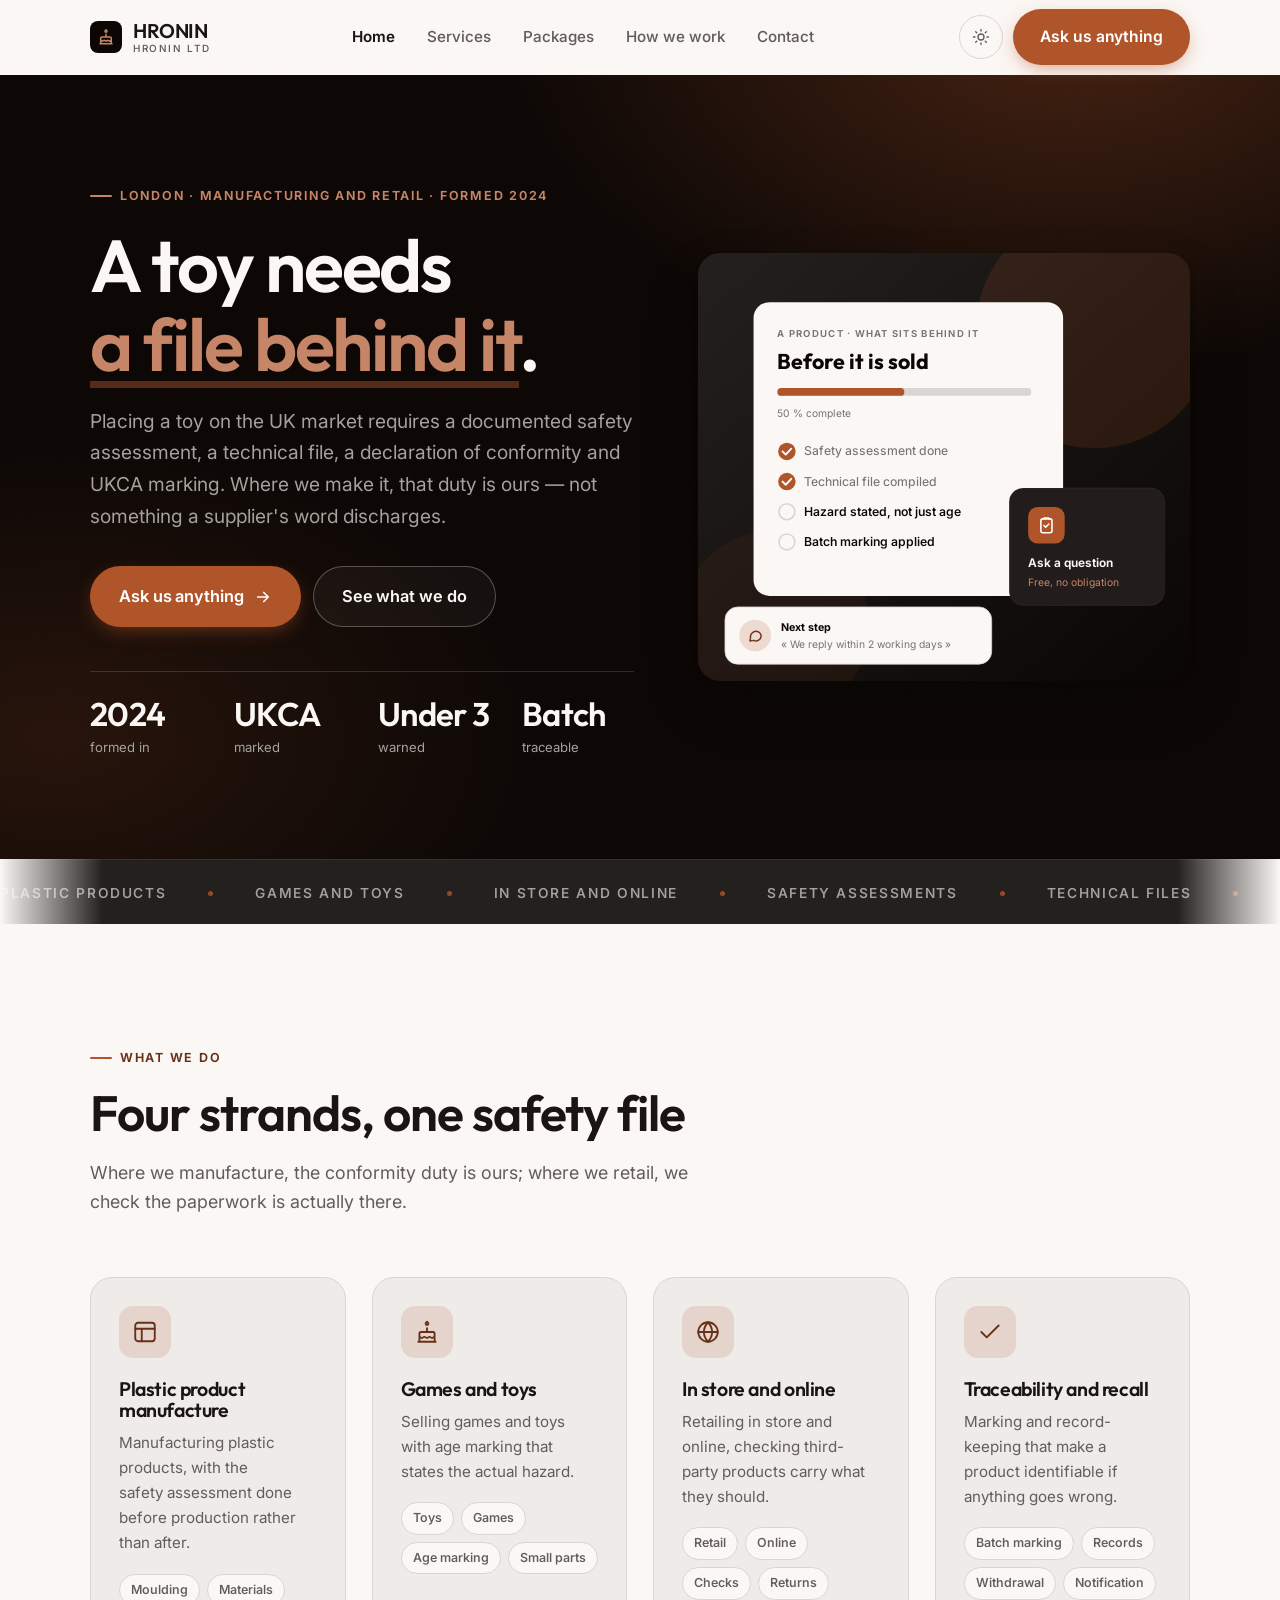
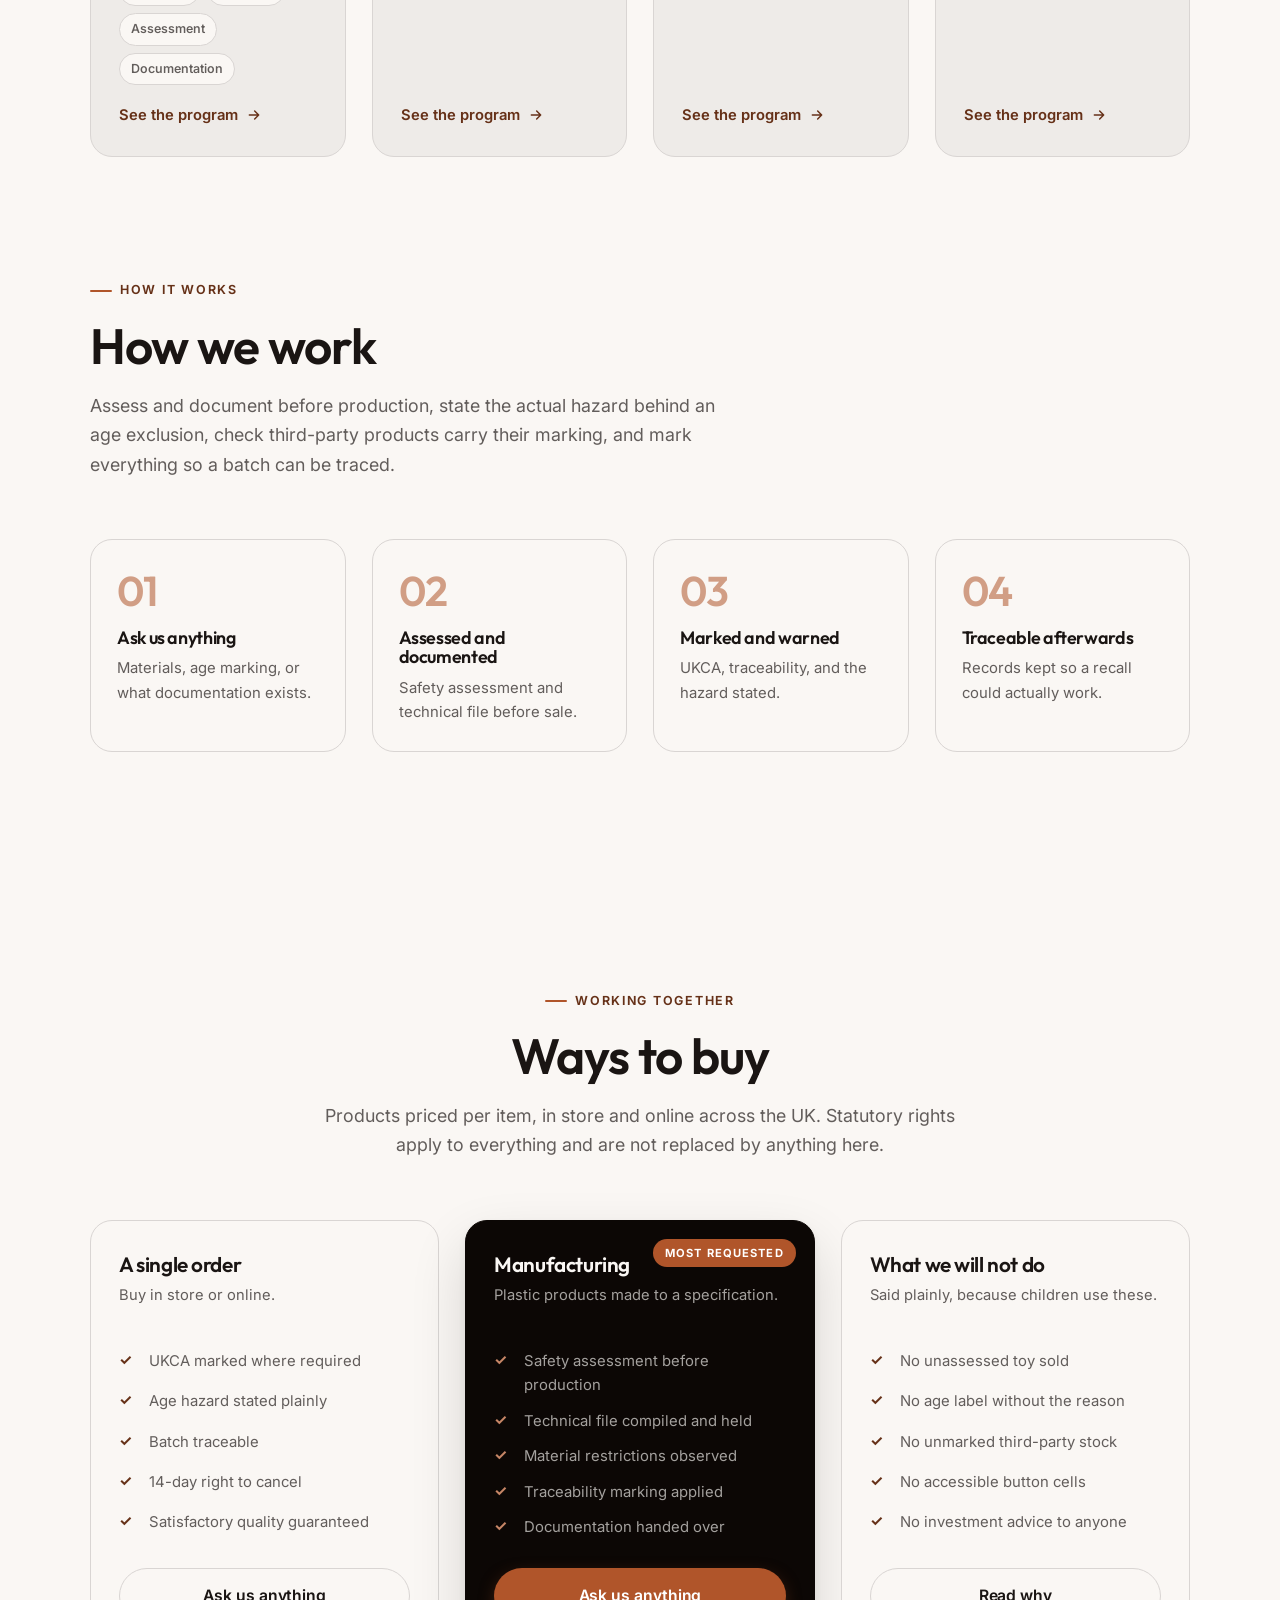
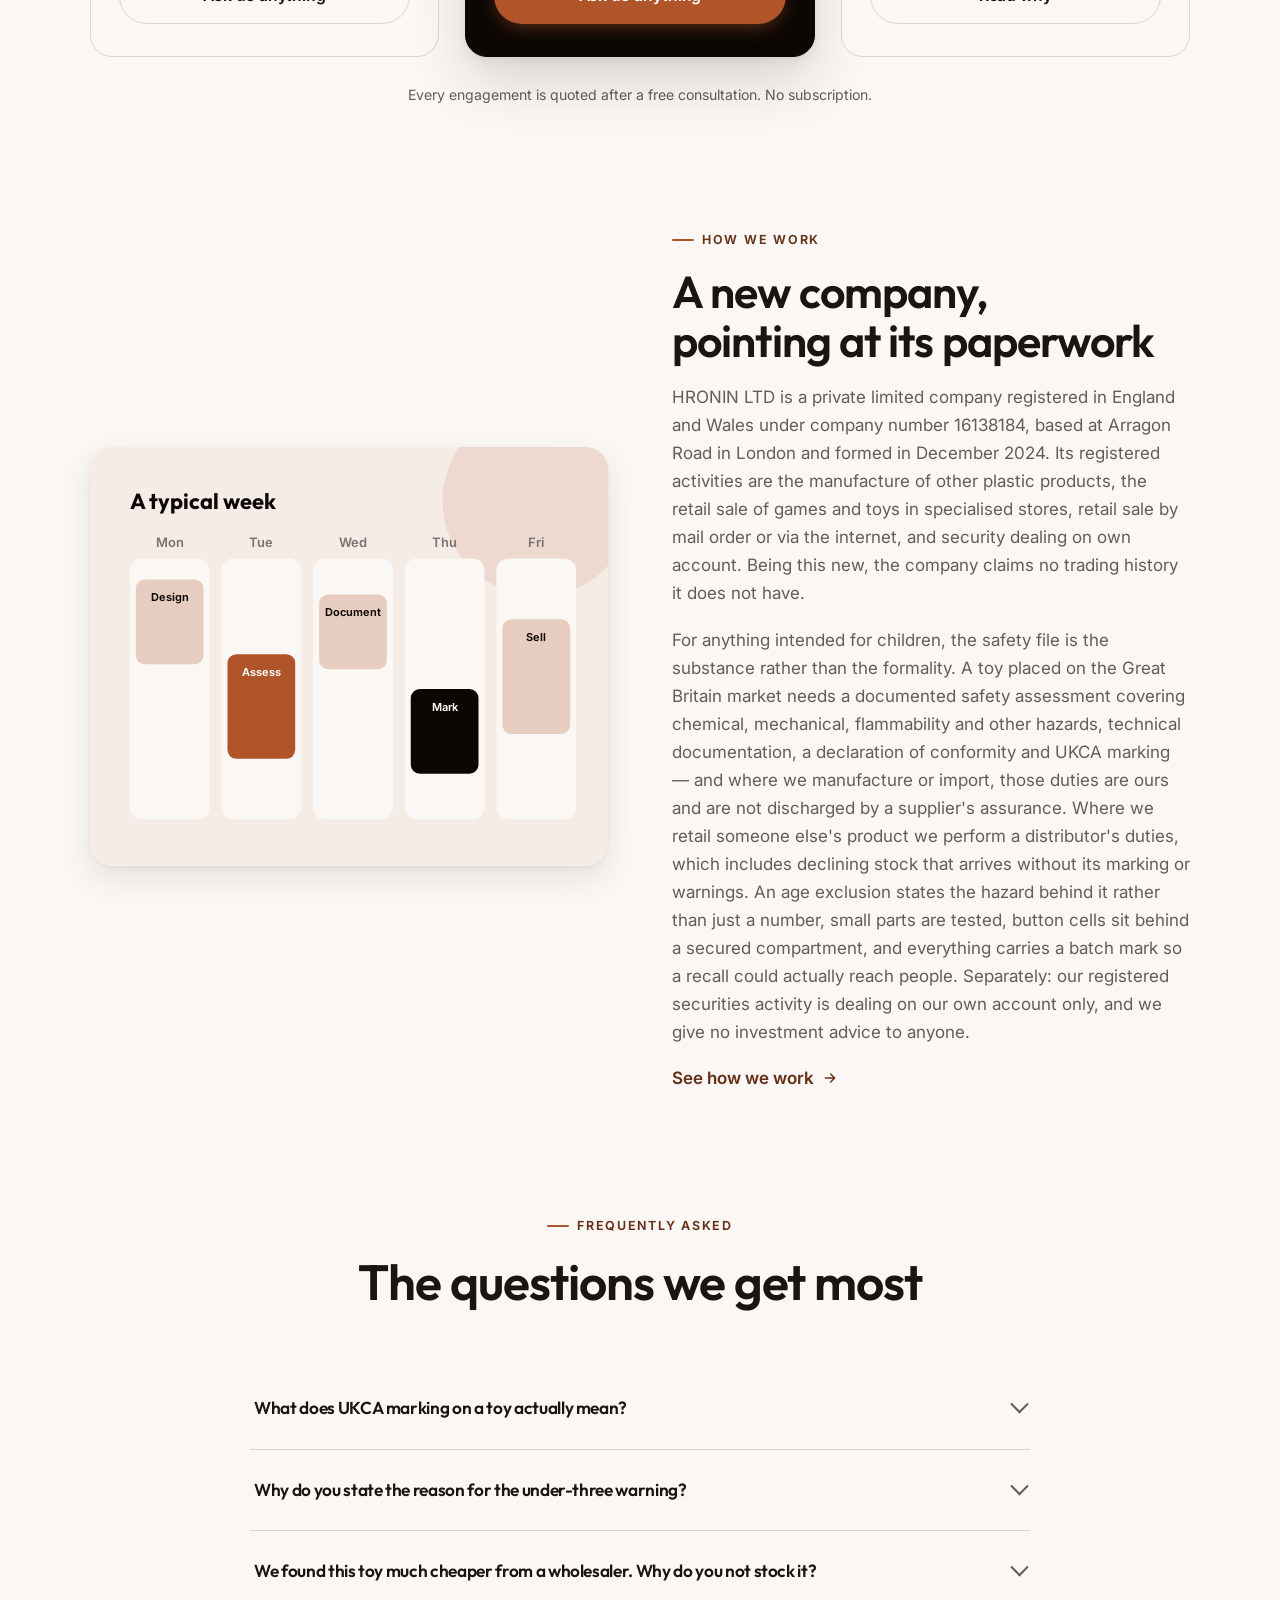
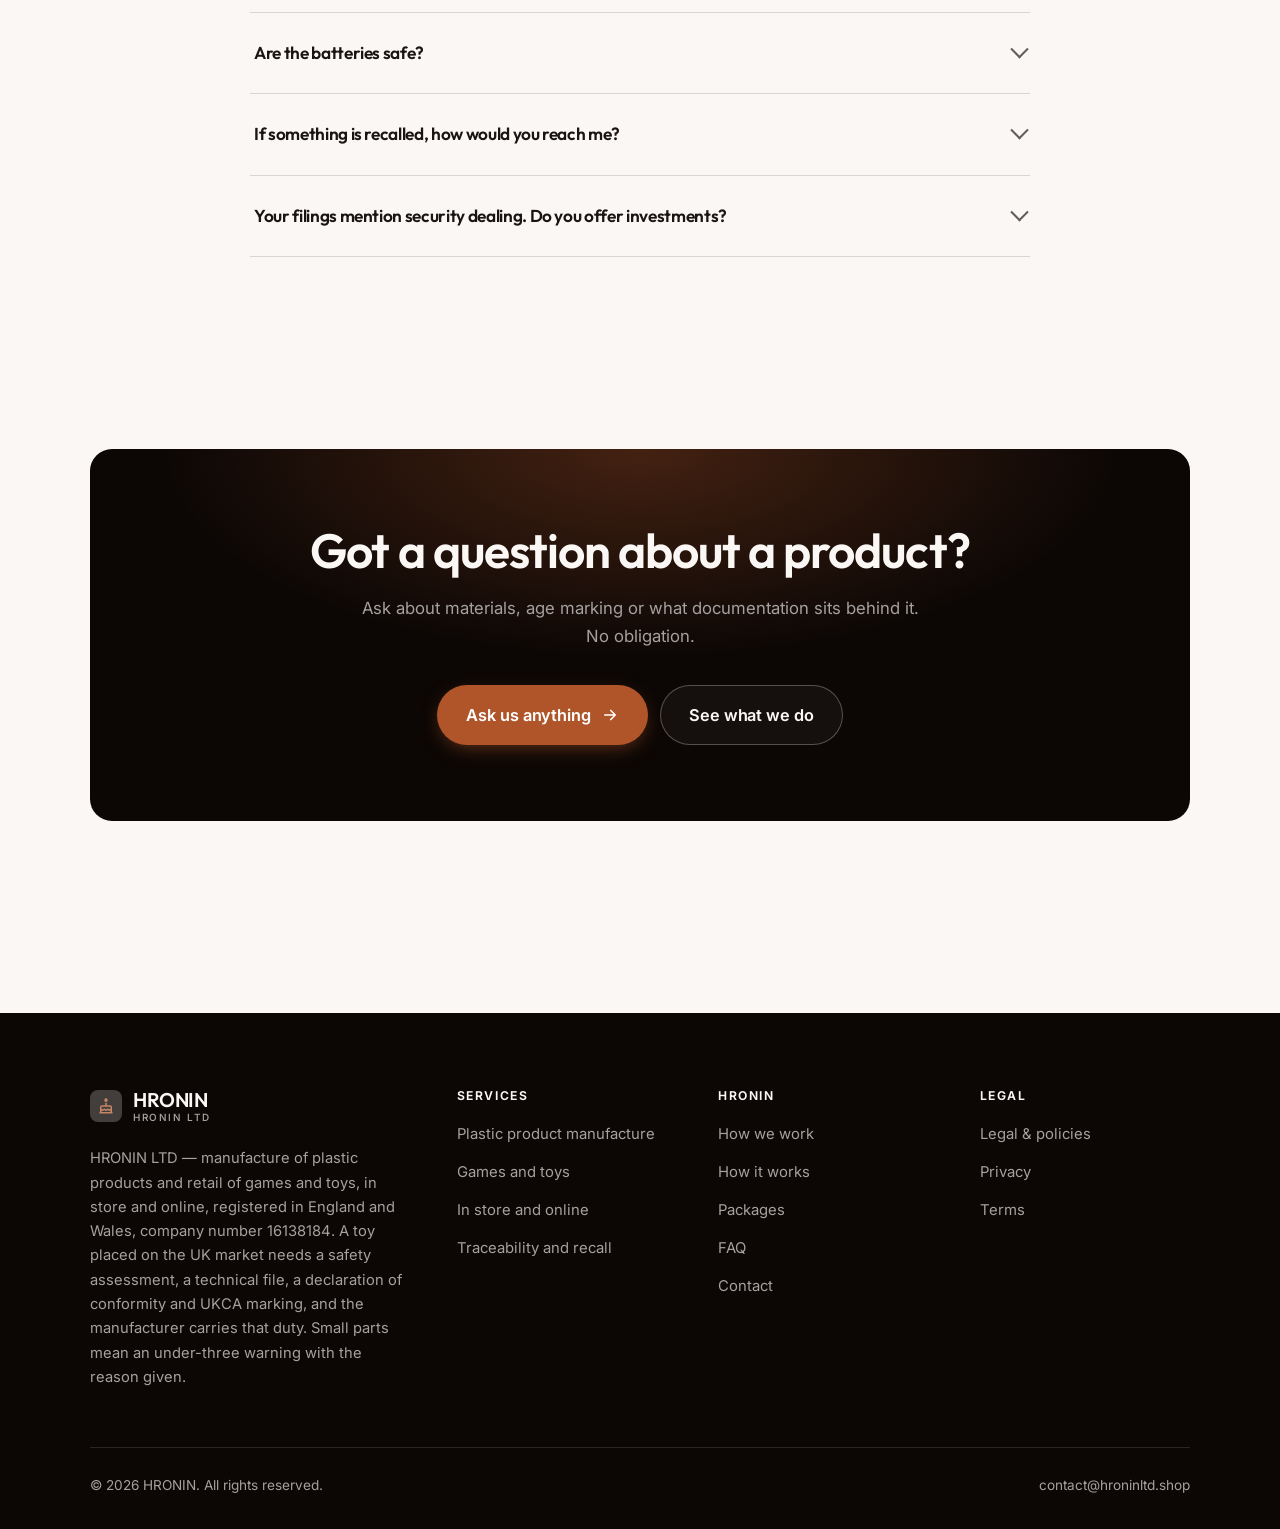
<file: index.html>
<!DOCTYPE html>
<html lang="en" class="no-js">
<head>
<meta charset="utf-8">
<meta name="viewport" content="width=device-width, initial-scale=1">
<title>HRONIN LTD — plastic products, games and toys, London</title>
<meta name="description" content="HRONIN LTD, a London company manufacturing plastic products and retailing games and toys in store and online, with the toy safety paperwork behind them.">
<link rel="canonical" href="https://hroninltd.shop/">

<meta property="og:type" content="website">
<meta property="og:url" content="https://hroninltd.shop/">
<meta property="og:site_name" content="HRONIN">
<meta property="og:locale" content="en_US">
<meta property="og:title" content="HRONIN LTD — plastic products, games and toys, London">
<meta property="og:description" content="HRONIN LTD, a London company manufacturing plastic products and retailing games and toys in store and online, with the toy safety paperwork behind them.">
<meta name="theme-color" content="#0c0705">

<link rel="icon" href="assets/img/favicon.svg" type="image/svg+xml">
<link rel="preconnect" href="https://fonts.googleapis.com">
<link rel="preconnect" href="https://fonts.gstatic.com" crossorigin>
<link rel="stylesheet" href="https://fonts.googleapis.com/css2?family=Outfit:wght@400;500;600;700&family=Inter:wght@400..700&display=swap">
<link rel="stylesheet" href="assets/css/style.css">

<!-- Thème appliqué avant le premier rendu (évite le flash) -->
<script>
document.documentElement.classList.remove('no-js');
(function(){try{var t=localStorage.getItem('site-theme');if(t){document.documentElement.setAttribute('data-theme',t);}}catch(e){}})();
</script>
<script type="application/ld+json">
{
  "@context": "https://schema.org",
  "@type": "Organization",
  "name": "HRONIN",
  "url": "https://hroninltd.shop/",
  "email": "contact@hroninltd.shop",
  "description": "HRONIN LTD, a London company manufacturing plastic products and retailing games and toys in store and online, with the toy safety paperwork behind them.",
  "areaServed": "US",
  "knowsLanguage": "en"
}
</script>
</head>

<body>
<a class="skip-link" href="#main">Skip to main content</a>

<header class="site-header">
  <nav class="wrap nav" aria-label="Main navigation">
    <a class="brand" href="index.html">
      <svg class="brand__mark" viewBox="0 0 64 64" aria-hidden="true">
        <rect class="bm-bg" width="64" height="64" rx="16"/>
        <g class="bm-ic" transform="translate(14 14) scale(1.5)" fill="none" stroke-width="2.1" stroke-linecap="round" stroke-linejoin="round"><path d="M4 21h16M5 21v-7.5A1.5 1.5 0 0 1 6.5 12h11a1.5 1.5 0 0 1 1.5 1.5V21M5 16.5c1.2 0 1.2 1 2.3 1s1.2-1 2.3-1 1.2 1 2.4 1 1.2-1 2.3-1 1.2 1 2.4 1 1.1-1 2.3-1M12 12V8.5"/><path d="M12 5.5c.8 0 1.3-.6 1.3-1.3S12 2.5 12 2.5s-1.3 1-1.3 1.7.5 1.3 1.3 1.3z"/></g>
      </svg>
      <span>HRONIN<span class="brand__sub">HRONIN LTD</span></span>
    </a>

    <ul class="nav__links" id="nav-links">
      <li><a href="index.html" aria-current="page">Home</a></li>
      <li><a href="programs.html">Services</a></li>
      <li><a href="index.html#pricing">Packages</a></li>
      <li><a href="about.html">How we work</a></li>
      <li><a href="contact.html">Contact</a></li>
      <li><a class="btn btn--primary" href="contact.html">Ask us anything</a></li>
    </ul>

    <div class="nav__cta">
      <button class="theme-toggle" type="button" aria-label="Switch to dark theme">
        <svg class="icon-sun" viewBox="0 0 24 24" fill="none" stroke="currentColor" stroke-width="1.8" stroke-linecap="round" aria-hidden="true"><circle cx="12" cy="12" r="4"/><path d="M12 2v2m0 16v2M2 12h2m16 0h2M4.9 4.9l1.4 1.4m11.4 11.4 1.4 1.4M19.1 4.9l-1.4 1.4M6.3 17.7l-1.4 1.4"/></svg>
        <svg class="icon-moon" viewBox="0 0 24 24" fill="none" stroke="currentColor" stroke-width="1.8" stroke-linecap="round" stroke-linejoin="round" aria-hidden="true"><path d="M21 12.8A9 9 0 1 1 11.2 3a7 7 0 0 0 9.8 9.8z"/></svg>
      </button>
      <a class="btn btn--primary" href="contact.html">Ask us anything</a>
      <button class="nav__toggle" type="button" aria-expanded="false" aria-controls="nav-links" aria-label="Open menu">
        <svg class="icon-open" viewBox="0 0 24 24" fill="none" stroke="currentColor" stroke-width="2" stroke-linecap="round" aria-hidden="true"><path d="M3 6h18M3 12h18M3 18h18"/></svg>
        <svg class="icon-close" viewBox="0 0 24 24" fill="none" stroke="currentColor" stroke-width="2" stroke-linecap="round" aria-hidden="true"><path d="M6 6l12 12M18 6L6 18"/></svg>
      </button>
    </div>
  </nav>
</header>

<main id="main">

<section class="hero">
  <div class="wrap hero__inner">
    <div>
      <span class="eyebrow hero__eyebrow">London · Manufacturing and retail · Formed 2024</span>
      <h1>A toy needs<br> <em>a file behind it</em>.</h1>
      <p class="hero__lede">Placing a toy on the UK market requires a documented safety assessment, a technical file, a declaration of conformity and UKCA marking. Where we make it, that duty is ours — not something a supplier's word discharges.</p>

      <div class="hero__actions">
        <a class="btn btn--primary btn--lg" href="contact.html">Ask us anything <svg viewBox="0 0 24 24" fill="none" stroke="currentColor" stroke-width="2.2" stroke-linecap="round" stroke-linejoin="round" aria-hidden="true"><path d="M5 12h14M13 6l6 6-6 6"/></svg></a>
        <a class="btn btn--on-dark btn--lg" href="programs.html">See what we do</a>
      </div>

      <ul class="hero__proof">
        <li><span class="stat__num">2024</span><span class="stat__label">formed in</span></li>
        <li><span class="stat__num">UKCA</span><span class="stat__label">marked</span></li>
        <li><span class="stat__num">Under 3</span><span class="stat__label">warned</span></li>
        <li><span class="stat__num">Batch</span><span class="stat__label">traceable</span></li>
      </ul>
    </div>

    <div class="hero__art">
      <svg viewBox="0 0 620 540" role="img" aria-label="What sits behind a HRONIN product, from the safety assessment to batch marking.">
        <defs>
          <linearGradient id="hbg" x1="0" y1="0" x2="1" y2="1">
            <stop offset="0" stop-color="#24201e"/><stop offset="1" stop-color="#0a0604"/>
          </linearGradient>
        </defs>
        <rect width="620" height="540" rx="22" fill="url(#hbg)"/>
        <circle cx="500" cy="96" r="150" fill="#b0552a" opacity=".16"/>
        <circle cx="96" cy="470" r="120" fill="#b0552a" opacity=".08"/>

        <g style="font-family: var(--font-body)">
          <!-- Carte programme -->
          <rect x="70" y="62" width="390" height="370" rx="20" fill="#faf7f4"/>
          <text x="100" y="106" font-size="12" font-weight="650" letter-spacing="1.6" fill="#777371">A PRODUCT · WHAT SITS BEHIND IT</text>
          <text x="100" y="146" font-size="27" font-weight="700" fill="#0c0705" style="font-family: var(--font-display)">Before it is sold</text>
          <rect x="100" y="170" width="320" height="10" rx="5" fill="#d9d5d3"/>
          <rect x="100" y="170" width="160" height="10" rx="5" fill="#b0552a"/>
          <text x="100" y="206" font-size="13" fill="#777371">50 % complete</text>
          <circle cx="112" cy="250" r="11" fill="#b0552a"/><path d="M106.5 250l4 4 7-7.5" fill="none" stroke="#ffffff" stroke-width="2.4" stroke-linecap="round" stroke-linejoin="round"/><text x="134" y="255" font-size="15.5" fill="#777371" font-weight="450">Safety assessment done</text>
          <circle cx="112" cy="288" r="11" fill="#b0552a"/><path d="M106.5 288l4 4 7-7.5" fill="none" stroke="#ffffff" stroke-width="2.4" stroke-linecap="round" stroke-linejoin="round"/><text x="134" y="293" font-size="15.5" fill="#777371" font-weight="450">Technical file compiled</text>
          <circle cx="112" cy="326" r="10" fill="none" stroke="#d9d5d3" stroke-width="2"/><text x="134" y="331" font-size="15.5" fill="#0c0705" font-weight="560">Hazard stated, not just age</text>
          <circle cx="112" cy="364" r="10" fill="none" stroke="#d9d5d3" stroke-width="2"/><text x="134" y="369" font-size="15.5" fill="#0c0705" font-weight="560">Batch marking applied</text>

          <!-- Carte séance -->
          <rect x="392" y="296" width="196" height="148" rx="18" fill="#221d1c" stroke="#ffffff" stroke-opacity=".08"/>
          <rect x="416" y="320" width="46" height="46" rx="12" fill="#b0552a"/>
          <g transform="translate(427 331)" fill="none" stroke="#ffffff" color="#ffffff" stroke-width="2" stroke-linecap="round" stroke-linejoin="round"><rect x="5" y="4" width="14" height="17.5" rx="2.5"/><path d="M9 4V3h6v1M9 12.5l2 2 4-4"/></g>
          <text x="416" y="396" font-size="15" font-weight="650" fill="#faf7f4">Ask a question</text>
          <text x="416" y="420" font-size="13" fill="#c68566">Free, no obligation</text>

          <!-- Retour du coach -->
          <rect x="34" y="446" width="336" height="72" rx="16" fill="#faf7f4" stroke="#d9d5d3"/>
          <circle cx="72" cy="482" r="20" fill="#eddad0"/>
          <g transform="translate(62 472) scale(.84)" fill="none" stroke="#72371b" stroke-width="2.2" stroke-linecap="round" stroke-linejoin="round"><path d="M21 12a8 8 0 0 1-11.6 7.1L4 20l1-4.6A8 8 0 1 1 21 12z"/></g>
          <text x="104" y="476" font-size="13.5" font-weight="700" fill="#0c0705">Next step</text>
          <text x="104" y="498" font-size="13" fill="#777371">« We reply within 2 working days »</text>
        </g>
      </svg>
    </div>
  </div>
</section>

<div class="marquee" aria-hidden="true">
  <div class="marquee__track"><span>Plastic products</span><span>Games and toys</span><span>In store and online</span><span>Safety assessments</span><span>Technical files</span><span>UKCA marking</span><span>Under-three warnings</span><span>Small parts tested</span><span>Batch traceability</span><span>No investment advice</span><span>Plastic products</span><span>Games and toys</span><span>In store and online</span><span>Safety assessments</span><span>Technical files</span><span>UKCA marking</span><span>Under-three warnings</span><span>Small parts tested</span><span>Batch traceability</span><span>No investment advice</span></div>
</div>

<section class="section wrap" id="programs">
  <div class="section-head reveal">
    <span class="eyebrow">What we do</span>
    <h2>Four strands, one safety file</h2>
    <p>Where we manufacture, the conformity duty is ours; where we retail, we check the paperwork is actually there.</p>
  </div>
  <div class="grid grid--4 reveal-group">
    <a class="card" href="programs.html#manufacture">
      <div class="card__icon"><svg viewBox="0 0 24 24" fill="none" stroke="currentColor" stroke-width="1.7" stroke-linecap="round" stroke-linejoin="round" aria-hidden="true"><rect x="3" y="3.5" width="18" height="17" rx="2.5"/><path d="M3 9h18M9 9v11.5"/></svg></div>
      <h3>Plastic product manufacture</h3>
      <p>Manufacturing plastic products, with the safety assessment done before production rather than after.</p>
      <ul class="tags"><li>Moulding</li><li>Materials</li><li>Assessment</li><li>Documentation</li></ul>
      <span class="arrow-link">See the program <svg viewBox="0 0 24 24" fill="none" stroke="currentColor" stroke-width="2.2" stroke-linecap="round" stroke-linejoin="round" aria-hidden="true"><path d="M5 12h14M13 6l6 6-6 6"/></svg></span>
    </a>
    <a class="card" href="programs.html#toys">
      <div class="card__icon"><svg viewBox="0 0 24 24" fill="none" stroke="currentColor" stroke-width="1.7" stroke-linecap="round" stroke-linejoin="round" aria-hidden="true"><path d="M4 21h16M5 21v-7.5A1.5 1.5 0 0 1 6.5 12h11a1.5 1.5 0 0 1 1.5 1.5V21M5 16.5c1.2 0 1.2 1 2.3 1s1.2-1 2.3-1 1.2 1 2.4 1 1.2-1 2.3-1 1.2 1 2.4 1 1.1-1 2.3-1M12 12V8.5"/><path d="M12 5.5c.8 0 1.3-.6 1.3-1.3S12 2.5 12 2.5s-1.3 1-1.3 1.7.5 1.3 1.3 1.3z"/></svg></div>
      <h3>Games and toys</h3>
      <p>Selling games and toys with age marking that states the actual hazard.</p>
      <ul class="tags"><li>Toys</li><li>Games</li><li>Age marking</li><li>Small parts</li></ul>
      <span class="arrow-link">See the program <svg viewBox="0 0 24 24" fill="none" stroke="currentColor" stroke-width="2.2" stroke-linecap="round" stroke-linejoin="round" aria-hidden="true"><path d="M5 12h14M13 6l6 6-6 6"/></svg></span>
    </a>
    <a class="card" href="programs.html#online">
      <div class="card__icon"><svg viewBox="0 0 24 24" fill="none" stroke="currentColor" stroke-width="1.7" stroke-linecap="round" stroke-linejoin="round" aria-hidden="true"><circle cx="12" cy="12" r="9"/><path d="M3 12h18M12 3c2.5 2.7 3.8 5.7 3.8 9s-1.3 6.3-3.8 9c-2.5-2.7-3.8-5.7-3.8-9S9.5 5.7 12 3z"/></svg></div>
      <h3>In store and online</h3>
      <p>Retailing in store and online, checking third-party products carry what they should.</p>
      <ul class="tags"><li>Retail</li><li>Online</li><li>Checks</li><li>Returns</li></ul>
      <span class="arrow-link">See the program <svg viewBox="0 0 24 24" fill="none" stroke="currentColor" stroke-width="2.2" stroke-linecap="round" stroke-linejoin="round" aria-hidden="true"><path d="M5 12h14M13 6l6 6-6 6"/></svg></span>
    </a>
    <a class="card" href="programs.html#traceability">
      <div class="card__icon"><svg viewBox="0 0 24 24" fill="none" stroke="currentColor" stroke-width="1.7" stroke-linecap="round" stroke-linejoin="round" aria-hidden="true"><path d="M20 6 9 17l-5-5"/></svg></div>
      <h3>Traceability and recall</h3>
      <p>Marking and record-keeping that make a product identifiable if anything goes wrong.</p>
      <ul class="tags"><li>Batch marking</li><li>Records</li><li>Withdrawal</li><li>Notification</li></ul>
      <span class="arrow-link">See the program <svg viewBox="0 0 24 24" fill="none" stroke="currentColor" stroke-width="2.2" stroke-linecap="round" stroke-linejoin="round" aria-hidden="true"><path d="M5 12h14M13 6l6 6-6 6"/></svg></span>
    </a>
  </div>
</section>

<section class="section section--flush wrap" id="how-it-works">
  <div class="section-head reveal">
    <span class="eyebrow">How it works</span>
    <h2>How we work</h2>
    <p>Assess and document before production, state the actual hazard behind an age exclusion, check third-party products carry their marking, and mark everything so a batch can be traced.</p>
  </div>
  <div class="grid grid--4 steps reveal-group">
    <article class="step">
      <h3>Ask us anything</h3>
      <p>Materials, age marking, or what documentation exists.</p>
    </article>
    <article class="step">
      <h3>Assessed and documented</h3>
      <p>Safety assessment and technical file before sale.</p>
    </article>
    <article class="step">
      <h3>Marked and warned</h3>
      <p>UKCA, traceability, and the hazard stated.</p>
    </article>
    <article class="step">
      <h3>Traceable afterwards</h3>
      <p>Records kept so a recall could actually work.</p>
    </article>
  </div>
</section>

<section class="section wrap" id="pricing">
  <div class="section-head section-head--center reveal">
    <span class="eyebrow">Working together</span>
    <h2>Ways to buy</h2>
    <p>Products priced per item, in store and online across the UK. Statutory rights apply to everything and are not replaced by anything here.</p>
  </div>
  <div class="grid grid--3 plans reveal-group">
    <article class="plan">
      
      <h3>A single order</h3>
      <p class="plan__desc">Buy in store or online.</p>
      
      <ul class="plan__features">
        <li>UKCA marked where required</li>
        <li>Age hazard stated plainly</li>
        <li>Batch traceable</li>
        <li>14-day right to cancel</li>
        <li>Satisfactory quality guaranteed</li>
      </ul>
      <a class="btn btn--ghost btn--block" href="contact.html">Ask us anything</a>
    </article>
    <article class="plan plan--featured">
      <span class="plan__tag">Most requested</span>
      <h3>Manufacturing</h3>
      <p class="plan__desc">Plastic products made to a specification.</p>
      
      <ul class="plan__features">
        <li>Safety assessment before production</li>
        <li>Technical file compiled and held</li>
        <li>Material restrictions observed</li>
        <li>Traceability marking applied</li>
        <li>Documentation handed over</li>
      </ul>
      <a class="btn btn--primary btn--block" href="contact.html">Ask us anything</a>
    </article>
    <article class="plan">
      
      <h3>What we will not do</h3>
      <p class="plan__desc">Said plainly, because children use these.</p>
      
      <ul class="plan__features">
        <li>No unassessed toy sold</li>
        <li>No age label without the reason</li>
        <li>No unmarked third-party stock</li>
        <li>No accessible button cells</li>
        <li>No investment advice to anyone</li>
      </ul>
      <a class="btn btn--ghost btn--block" href="contact.html">Read why</a>
    </article>
  </div>
  <p class="plans-note">Every engagement is quoted after a free consultation. No subscription.</p>
</section>

<section class="section section--flush wrap">
  <div class="split reveal">
    <div class="split__art">
      <svg viewBox="0 0 520 420" role="img" aria-label="Example of a typical week: Design, Assess, Document, Mark, Sell.">
        <rect width="520" height="420" rx="20" fill="#f5ece6"/>
        <circle cx="450" cy="54" r="96" fill="#b0552a" opacity=".12"/>
        <g style="font-family: var(--font-body)">
        <text x="40" y="62" font-size="22" font-weight="700" fill="#0c0705" style="font-family: var(--font-display)">A typical week</text>
        <text x="80" y="100" text-anchor="middle" font-size="13" font-weight="600" fill="#777371">Mon</text>
        <rect x="40" y="112" width="80" height="262" rx="12" fill="#faf7f4"/>
        <rect x="46" y="133" width="68" height="85" rx="9" fill="#e7cdbf"/>
        <text x="80" y="155" text-anchor="middle" font-size="11" font-weight="650" fill="#0c0705">Design</text>
        <text x="172" y="100" text-anchor="middle" font-size="13" font-weight="600" fill="#777371">Tue</text>
        <rect x="132" y="112" width="80" height="262" rx="12" fill="#faf7f4"/>
        <rect x="138" y="208" width="68" height="105" rx="9" fill="#b0552a"/>
        <text x="172" y="230" text-anchor="middle" font-size="11" font-weight="650" fill="#ffffff">Assess</text>
        <text x="264" y="100" text-anchor="middle" font-size="13" font-weight="600" fill="#777371">Wed</text>
        <rect x="224" y="112" width="80" height="262" rx="12" fill="#faf7f4"/>
        <rect x="230" y="148" width="68" height="75" rx="9" fill="#e7cdbf"/>
        <text x="264" y="170" text-anchor="middle" font-size="11" font-weight="650" fill="#0c0705">Document</text>
        <text x="356" y="100" text-anchor="middle" font-size="13" font-weight="600" fill="#777371">Thu</text>
        <rect x="316" y="112" width="80" height="262" rx="12" fill="#faf7f4"/>
        <rect x="322" y="243" width="68" height="85" rx="9" fill="#0c0705"/>
        <text x="356" y="265" text-anchor="middle" font-size="11" font-weight="650" fill="#faf7f4">Mark</text>
        <text x="448" y="100" text-anchor="middle" font-size="13" font-weight="600" fill="#777371">Fri</text>
        <rect x="408" y="112" width="80" height="262" rx="12" fill="#faf7f4"/>
        <rect x="414" y="173" width="68" height="115" rx="9" fill="#e7cdbf"/>
        <text x="448" y="195" text-anchor="middle" font-size="11" font-weight="650" fill="#0c0705">Sell</text>
        </g>
      </svg>
    </div>
    <div>
      <span class="eyebrow">How we work</span>
      <h2>A new company, pointing at its paperwork</h2>
      <p>HRONIN LTD is a private limited company registered in England and Wales under company number 16138184, based at Arragon Road in London and formed in December 2024. Its registered activities are the manufacture of other plastic products, the retail sale of games and toys in specialised stores, retail sale by mail order or via the internet, and security dealing on own account. Being this new, the company claims no trading history it does not have.</p>
      <p>For anything intended for children, the safety file is the substance rather than the formality. A toy placed on the Great Britain market needs a documented safety assessment covering chemical, mechanical, flammability and other hazards, technical documentation, a declaration of conformity and UKCA marking — and where we manufacture or import, those duties are ours and are not discharged by a supplier's assurance. Where we retail someone else's product we perform a distributor's duties, which includes declining stock that arrives without its marking or warnings. An age exclusion states the hazard behind it rather than just a number, small parts are tested, button cells sit behind a secured compartment, and everything carries a batch mark so a recall could actually reach people. Separately: our registered securities activity is dealing on our own account only, and we give no investment advice to anyone.</p>
      <p><a class="arrow-link" href="about.html">See how we work <svg viewBox="0 0 24 24" fill="none" stroke="currentColor" stroke-width="2.2" stroke-linecap="round" stroke-linejoin="round" aria-hidden="true"><path d="M5 12h14M13 6l6 6-6 6"/></svg></a></p>
    </div>
  </div>
</section>

<section class="section section--flush wrap" id="faq">
  <div class="section-head section-head--center reveal">
    <span class="eyebrow">Frequently asked</span>
    <h2>The questions we get most</h2>
  </div>
  <div class="faq reveal">
    <details>
      <summary>What does UKCA marking on a toy actually mean?</summary>
      <p>That the manufacturer has carried out a safety assessment covering the hazards the toy presents, compiled technical documentation, drawn up a declaration of conformity and is claiming the toy meets the essential safety requirements. It is a claim with a file behind it rather than a sticker. Where we manufacture, that file is ours and we hold it; where we retail, we check it exists before listing anything.</p>
    </details>
    <details>
      <summary>Why do you state the reason for the under-three warning?</summary>
      <p>Because the regulations require the specific hazard to be given, and because an age number alone gets read as a developmental recommendation rather than a safety warning. If the reason is small parts and a choking risk, saying so changes how a parent treats the toy around a younger sibling. A bare &quot;3+&quot; tells them nothing useful.</p>
    </details>
    <details>
      <summary>We found this toy much cheaper from a wholesaler. Why do you not stock it?</summary>
      <p>Often because it arrived without the marking, warnings or documentation it should have, and a distributor must not supply a product it has reason to believe does not conform. Unmarked stock is cheap for a reason. Listing it would transfer the problem to us and the risk to a child, so we decline it rather than pass it on.</p>
    </details>
    <details>
      <summary>Are the batteries safe?</summary>
      <p>Where a product contains button or coin cells, the compartment is secured so that a tool is needed to open it. Ingestion of those cells causes serious internal injury very quickly, and an accessible compartment in a children's product is one of the clearest safety failures there is. If you ever find one that opens easily, stop using it.</p>
    </details>
    <details>
      <summary>If something is recalled, how would you reach me?</summary>
      <p>Through the records we keep. Products carry our name and address plus a batch or type number, and we record who supplied us and who we supplied. Traceability only matters on a bad day, which is why it has to be built in on all the ordinary ones. If we have reason to believe something does not conform, we take corrective action and notify the authority.</p>
    </details>
    <details>
      <summary>Your filings mention security dealing. Do you offer investments?</summary>
      <p>No. That registered activity is dealing on the company's own account only. We do not deal, arrange deals or advise on investments for any other person, we do not manage anyone else's money, we hold no FCA authorisation and nothing on this site is an inducement to invest. We mention it because it appears on the public record and we would rather explain it than leave it ambiguous.</p>
    </details>
  </div>
</section>

<section class="wrap section--tight">
  <div class="cta-band reveal">
    <h2>Got a question about a product?</h2>
    <p>Ask about materials, age marking or what documentation sits behind it. No obligation.</p>
    <div class="hero__actions">
      <a class="btn btn--primary btn--lg" href="contact.html">Ask us anything <svg viewBox="0 0 24 24" fill="none" stroke="currentColor" stroke-width="2.2" stroke-linecap="round" stroke-linejoin="round" aria-hidden="true"><path d="M5 12h14M13 6l6 6-6 6"/></svg></a>
      <a class="btn btn--on-dark btn--lg" href="programs.html">See what we do</a>
    </div>
  </div>
</section>

</main>

<footer class="site-footer">
  <div class="wrap">
    <div class="footer__grid">
      <div class="footer__brand">
        <a class="brand" href="index.html">
          <svg class="brand__mark" viewBox="0 0 64 64" aria-hidden="true">
        <rect class="bm-bg" width="64" height="64" rx="16"/>
        <g class="bm-ic" transform="translate(14 14) scale(1.5)" fill="none" stroke-width="2.1" stroke-linecap="round" stroke-linejoin="round"><path d="M4 21h16M5 21v-7.5A1.5 1.5 0 0 1 6.5 12h11a1.5 1.5 0 0 1 1.5 1.5V21M5 16.5c1.2 0 1.2 1 2.3 1s1.2-1 2.3-1 1.2 1 2.4 1 1.2-1 2.3-1 1.2 1 2.4 1 1.1-1 2.3-1M12 12V8.5"/><path d="M12 5.5c.8 0 1.3-.6 1.3-1.3S12 2.5 12 2.5s-1.3 1-1.3 1.7.5 1.3 1.3 1.3z"/></g>
      </svg>
          <span>HRONIN<span class="brand__sub">HRONIN LTD</span></span>
        </a>
        <p>HRONIN LTD — manufacture of plastic products and retail of games and toys, in store and online, registered in England and Wales, company number 16138184. A toy placed on the UK market needs a safety assessment, a technical file, a declaration of conformity and UKCA marking, and the manufacturer carries that duty. Small parts mean an under-three warning with the reason given.</p>
      </div>

      <div class="footer__col">
        <h4>Services</h4>
        <ul>
          <li><a href="programs.html#manufacture">Plastic product manufacture</a></li>
          <li><a href="programs.html#toys">Games and toys</a></li>
          <li><a href="programs.html#online">In store and online</a></li>
          <li><a href="programs.html#traceability">Traceability and recall</a></li>
        </ul>
      </div>

      <div class="footer__col">
        <h4>HRONIN</h4>
        <ul>
          <li><a href="about.html">How we work</a></li>
          <li><a href="index.html#how-it-works">How it works</a></li>
          <li><a href="index.html#pricing">Packages</a></li>
          <li><a href="index.html#faq">FAQ</a></li>
          <li><a href="contact.html">Contact</a></li>
        </ul>
      </div>

      <div class="footer__col">
        <h4>Legal</h4>
        <ul>
          <li><a href="legal.html">Legal &amp; policies</a></li>
          <li><a href="legal.html#privacy">Privacy</a></li>
          <li><a href="legal.html#terms">Terms</a></li>
        </ul>
      </div>
    </div>

    <div class="footer__bottom">
      <p>© <span data-year>2026</span> HRONIN. All rights reserved.</p>
      <p><a href="mailto:contact@hroninltd.shop">contact@hroninltd.shop</a></p>
    </div>
  </div>
</footer>

<script src="assets/js/main.js" defer></script>
</body>
</html>
</file>
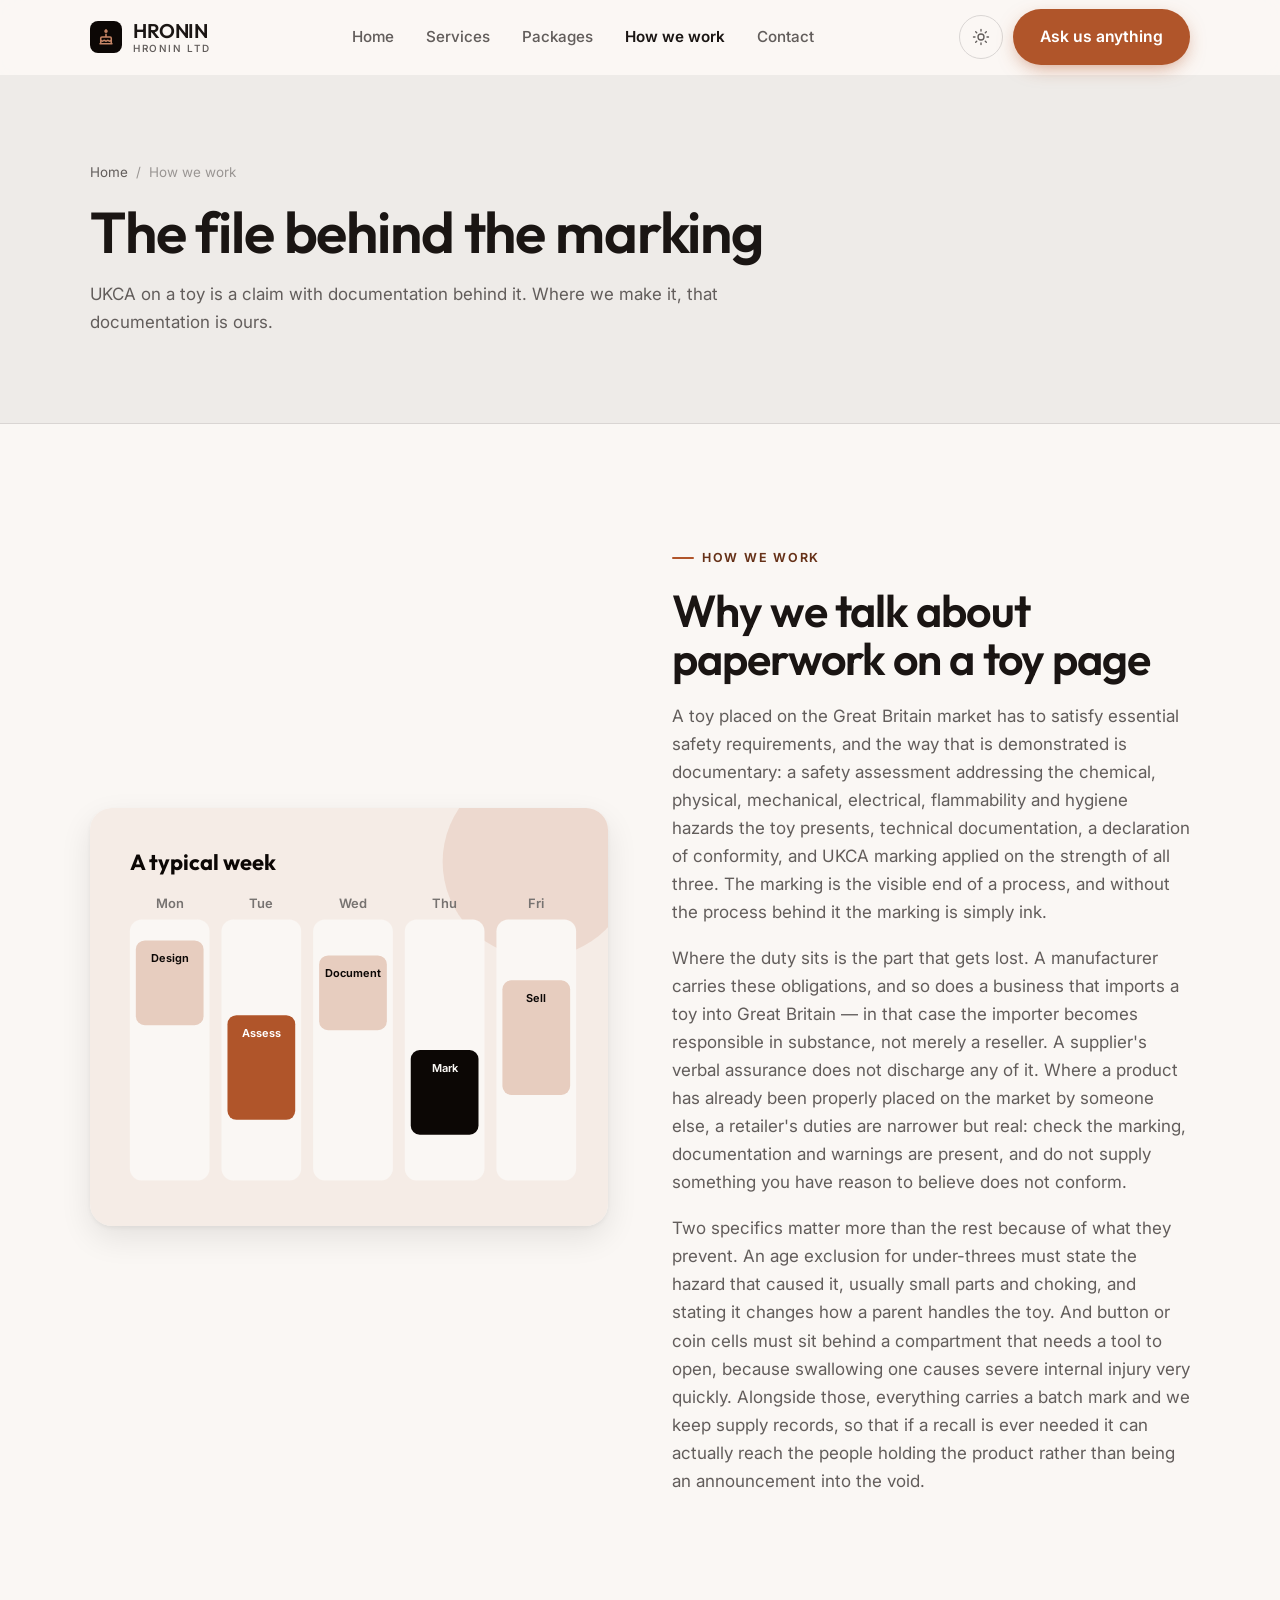
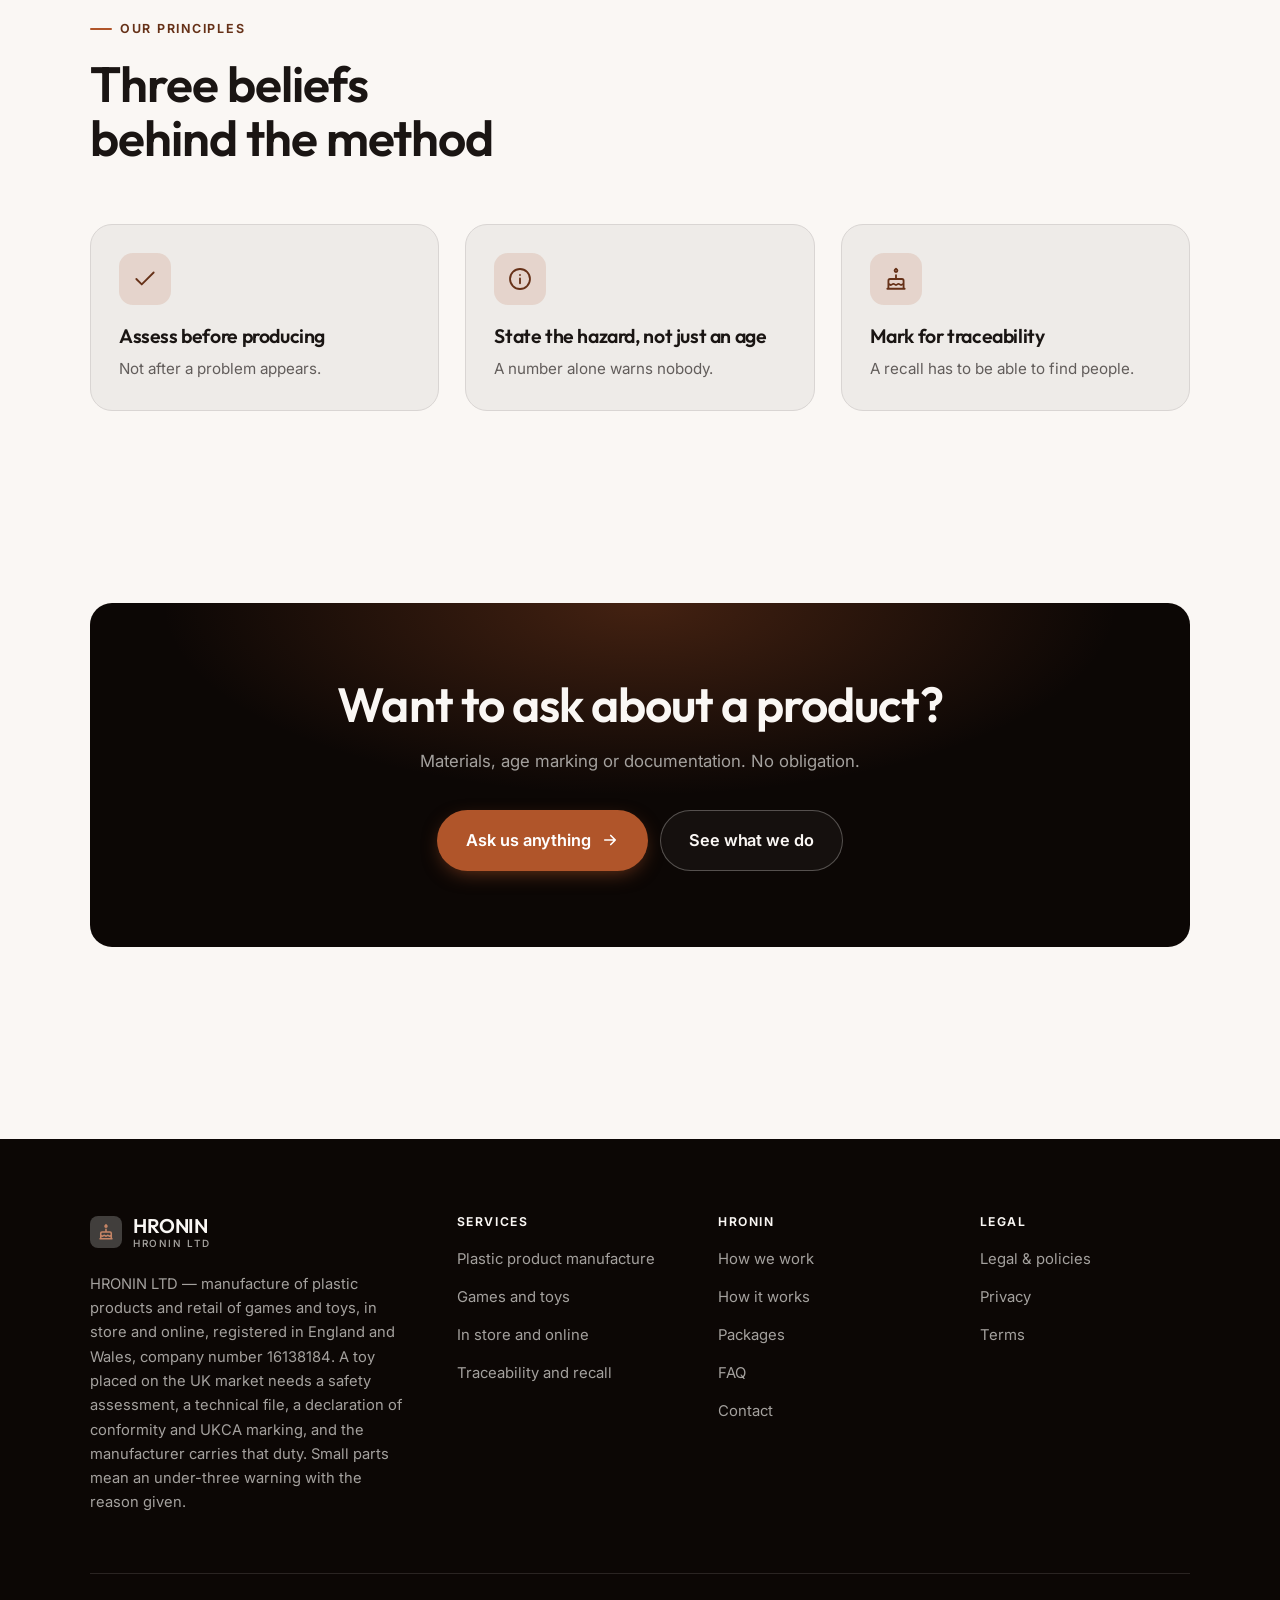
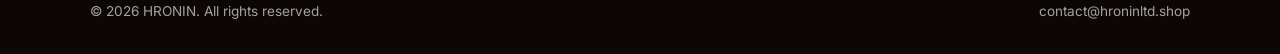
<file: about.html>
<!DOCTYPE html>
<html lang="en" class="no-js">
<head>
<meta charset="utf-8">
<meta name="viewport" content="width=device-width, initial-scale=1">
<title>How we work — HRONIN</title>
<meta name="description" content="About HRONIN LTD, manufacture of plastic products and retail of games and toys in London, company number 16138184.">
<link rel="canonical" href="https://hroninltd.shop/about.html">

<meta property="og:type" content="website">
<meta property="og:url" content="https://hroninltd.shop/about.html">
<meta property="og:site_name" content="HRONIN">
<meta property="og:locale" content="en_US">
<meta property="og:title" content="How we work — HRONIN">
<meta property="og:description" content="About HRONIN LTD, manufacture of plastic products and retail of games and toys in London, company number 16138184.">
<meta name="theme-color" content="#0c0705">

<link rel="icon" href="assets/img/favicon.svg" type="image/svg+xml">
<link rel="preconnect" href="https://fonts.googleapis.com">
<link rel="preconnect" href="https://fonts.gstatic.com" crossorigin>
<link rel="stylesheet" href="https://fonts.googleapis.com/css2?family=Outfit:wght@400;500;600;700&family=Inter:wght@400..700&display=swap">
<link rel="stylesheet" href="assets/css/style.css">

<!-- Thème appliqué avant le premier rendu (évite le flash) -->
<script>
document.documentElement.classList.remove('no-js');
(function(){try{var t=localStorage.getItem('site-theme');if(t){document.documentElement.setAttribute('data-theme',t);}}catch(e){}})();
</script>
</head>

<body>
<a class="skip-link" href="#main">Skip to main content</a>

<header class="site-header">
  <nav class="wrap nav" aria-label="Main navigation">
    <a class="brand" href="index.html">
      <svg class="brand__mark" viewBox="0 0 64 64" aria-hidden="true">
        <rect class="bm-bg" width="64" height="64" rx="16"/>
        <g class="bm-ic" transform="translate(14 14) scale(1.5)" fill="none" stroke-width="2.1" stroke-linecap="round" stroke-linejoin="round"><path d="M4 21h16M5 21v-7.5A1.5 1.5 0 0 1 6.5 12h11a1.5 1.5 0 0 1 1.5 1.5V21M5 16.5c1.2 0 1.2 1 2.3 1s1.2-1 2.3-1 1.2 1 2.4 1 1.2-1 2.3-1 1.2 1 2.4 1 1.1-1 2.3-1M12 12V8.5"/><path d="M12 5.5c.8 0 1.3-.6 1.3-1.3S12 2.5 12 2.5s-1.3 1-1.3 1.7.5 1.3 1.3 1.3z"/></g>
      </svg>
      <span>HRONIN<span class="brand__sub">HRONIN LTD</span></span>
    </a>

    <ul class="nav__links" id="nav-links">
      <li><a href="index.html">Home</a></li>
      <li><a href="programs.html">Services</a></li>
      <li><a href="index.html#pricing">Packages</a></li>
      <li><a href="about.html" aria-current="page">How we work</a></li>
      <li><a href="contact.html">Contact</a></li>
      <li><a class="btn btn--primary" href="contact.html">Ask us anything</a></li>
    </ul>

    <div class="nav__cta">
      <button class="theme-toggle" type="button" aria-label="Switch to dark theme">
        <svg class="icon-sun" viewBox="0 0 24 24" fill="none" stroke="currentColor" stroke-width="1.8" stroke-linecap="round" aria-hidden="true"><circle cx="12" cy="12" r="4"/><path d="M12 2v2m0 16v2M2 12h2m16 0h2M4.9 4.9l1.4 1.4m11.4 11.4 1.4 1.4M19.1 4.9l-1.4 1.4M6.3 17.7l-1.4 1.4"/></svg>
        <svg class="icon-moon" viewBox="0 0 24 24" fill="none" stroke="currentColor" stroke-width="1.8" stroke-linecap="round" stroke-linejoin="round" aria-hidden="true"><path d="M21 12.8A9 9 0 1 1 11.2 3a7 7 0 0 0 9.8 9.8z"/></svg>
      </button>
      <a class="btn btn--primary" href="contact.html">Ask us anything</a>
      <button class="nav__toggle" type="button" aria-expanded="false" aria-controls="nav-links" aria-label="Open menu">
        <svg class="icon-open" viewBox="0 0 24 24" fill="none" stroke="currentColor" stroke-width="2" stroke-linecap="round" aria-hidden="true"><path d="M3 6h18M3 12h18M3 18h18"/></svg>
        <svg class="icon-close" viewBox="0 0 24 24" fill="none" stroke="currentColor" stroke-width="2" stroke-linecap="round" aria-hidden="true"><path d="M6 6l12 12M18 6L6 18"/></svg>
      </button>
    </div>
  </nav>
</header>

<main id="main">

<section class="page-head">
  <div class="wrap">
    <nav class="breadcrumb" aria-label="Breadcrumb">
      <a href="index.html">Home</a><span>/</span><span aria-current="page">How we work</span>
    </nav>
    <h1>The file behind the marking</h1>
    <p>UKCA on a toy is a claim with documentation behind it. Where we make it, that documentation is ours.</p>
  </div>
</section>

<section class="section wrap">
  <div class="split reveal">
    <div class="split__art">
      <svg viewBox="0 0 520 420" role="img" aria-label="Example of a typical week: Design, Assess, Document, Mark, Sell.">
        <rect width="520" height="420" rx="20" fill="#f5ece6"/>
        <circle cx="450" cy="54" r="96" fill="#b0552a" opacity=".12"/>
        <g style="font-family: var(--font-body)">
        <text x="40" y="62" font-size="22" font-weight="700" fill="#0c0705" style="font-family: var(--font-display)">A typical week</text>
        <text x="80" y="100" text-anchor="middle" font-size="13" font-weight="600" fill="#777371">Mon</text>
        <rect x="40" y="112" width="80" height="262" rx="12" fill="#faf7f4"/>
        <rect x="46" y="133" width="68" height="85" rx="9" fill="#e7cdbf"/>
        <text x="80" y="155" text-anchor="middle" font-size="11" font-weight="650" fill="#0c0705">Design</text>
        <text x="172" y="100" text-anchor="middle" font-size="13" font-weight="600" fill="#777371">Tue</text>
        <rect x="132" y="112" width="80" height="262" rx="12" fill="#faf7f4"/>
        <rect x="138" y="208" width="68" height="105" rx="9" fill="#b0552a"/>
        <text x="172" y="230" text-anchor="middle" font-size="11" font-weight="650" fill="#ffffff">Assess</text>
        <text x="264" y="100" text-anchor="middle" font-size="13" font-weight="600" fill="#777371">Wed</text>
        <rect x="224" y="112" width="80" height="262" rx="12" fill="#faf7f4"/>
        <rect x="230" y="148" width="68" height="75" rx="9" fill="#e7cdbf"/>
        <text x="264" y="170" text-anchor="middle" font-size="11" font-weight="650" fill="#0c0705">Document</text>
        <text x="356" y="100" text-anchor="middle" font-size="13" font-weight="600" fill="#777371">Thu</text>
        <rect x="316" y="112" width="80" height="262" rx="12" fill="#faf7f4"/>
        <rect x="322" y="243" width="68" height="85" rx="9" fill="#0c0705"/>
        <text x="356" y="265" text-anchor="middle" font-size="11" font-weight="650" fill="#faf7f4">Mark</text>
        <text x="448" y="100" text-anchor="middle" font-size="13" font-weight="600" fill="#777371">Fri</text>
        <rect x="408" y="112" width="80" height="262" rx="12" fill="#faf7f4"/>
        <rect x="414" y="173" width="68" height="115" rx="9" fill="#e7cdbf"/>
        <text x="448" y="195" text-anchor="middle" font-size="11" font-weight="650" fill="#0c0705">Sell</text>
        </g>
      </svg>
    </div>
    <div>
      <span class="eyebrow">How we work</span>
      <h2>Why we talk about paperwork on a toy page</h2>
      <p>A toy placed on the Great Britain market has to satisfy essential safety requirements, and the way that is demonstrated is documentary: a safety assessment addressing the chemical, physical, mechanical, electrical, flammability and hygiene hazards the toy presents, technical documentation, a declaration of conformity, and UKCA marking applied on the strength of all three. The marking is the visible end of a process, and without the process behind it the marking is simply ink.</p>
      <p>Where the duty sits is the part that gets lost. A manufacturer carries these obligations, and so does a business that imports a toy into Great Britain — in that case the importer becomes responsible in substance, not merely a reseller. A supplier's verbal assurance does not discharge any of it. Where a product has already been properly placed on the market by someone else, a retailer's duties are narrower but real: check the marking, documentation and warnings are present, and do not supply something you have reason to believe does not conform.</p>
      <p>Two specifics matter more than the rest because of what they prevent. An age exclusion for under-threes must state the hazard that caused it, usually small parts and choking, and stating it changes how a parent handles the toy. And button or coin cells must sit behind a compartment that needs a tool to open, because swallowing one causes severe internal injury very quickly. Alongside those, everything carries a batch mark and we keep supply records, so that if a recall is ever needed it can actually reach the people holding the product rather than being an announcement into the void.</p>
      <!--
        TO DO: add a short introduction of the coach (name, real background),
        with a photo if possible. Do not invent credentials — see README.md.
      -->
    </div>
  </div>
</section>

<section class="section section--flush wrap">
  <div class="section-head reveal">
    <span class="eyebrow">Our principles</span>
    <h2>Three beliefs behind the method</h2>
  </div>
  <div class="grid grid--3 reveal-group">
    <article class="card">
      <div class="card__icon"><svg viewBox="0 0 24 24" fill="none" stroke="currentColor" stroke-width="1.7" stroke-linecap="round" stroke-linejoin="round" aria-hidden="true"><path d="M20 6 9 17l-5-5"/></svg></div>
      <h3>Assess before producing</h3>
      <p>Not after a problem appears.</p>
    </article>
    <article class="card">
      <div class="card__icon"><svg viewBox="0 0 24 24" fill="none" stroke="currentColor" stroke-width="1.7" stroke-linecap="round" stroke-linejoin="round" aria-hidden="true"><circle cx="12" cy="12" r="9.2"/><path d="M12 16v-4.5M12 8.2v.1"/></svg></div>
      <h3>State the hazard, not just an age</h3>
      <p>A number alone warns nobody.</p>
    </article>
    <article class="card">
      <div class="card__icon"><svg viewBox="0 0 24 24" fill="none" stroke="currentColor" stroke-width="1.7" stroke-linecap="round" stroke-linejoin="round" aria-hidden="true"><path d="M4 21h16M5 21v-7.5A1.5 1.5 0 0 1 6.5 12h11a1.5 1.5 0 0 1 1.5 1.5V21M5 16.5c1.2 0 1.2 1 2.3 1s1.2-1 2.3-1 1.2 1 2.4 1 1.2-1 2.3-1 1.2 1 2.4 1 1.1-1 2.3-1M12 12V8.5"/><path d="M12 5.5c.8 0 1.3-.6 1.3-1.3S12 2.5 12 2.5s-1.3 1-1.3 1.7.5 1.3 1.3 1.3z"/></svg></div>
      <h3>Mark for traceability</h3>
      <p>A recall has to be able to find people.</p>
    </article>
  </div>
</section>

<section class="wrap section--tight">
  <div class="cta-band reveal">
    <h2>Want to ask about a product?</h2>
    <p>Materials, age marking or documentation. No obligation.</p>
    <div class="hero__actions">
      <a class="btn btn--primary btn--lg" href="contact.html">Ask us anything <svg viewBox="0 0 24 24" fill="none" stroke="currentColor" stroke-width="2.2" stroke-linecap="round" stroke-linejoin="round" aria-hidden="true"><path d="M5 12h14M13 6l6 6-6 6"/></svg></a>
      <a class="btn btn--on-dark btn--lg" href="programs.html">See what we do</a>
    </div>
  </div>
</section>

</main>

<footer class="site-footer">
  <div class="wrap">
    <div class="footer__grid">
      <div class="footer__brand">
        <a class="brand" href="index.html">
          <svg class="brand__mark" viewBox="0 0 64 64" aria-hidden="true">
        <rect class="bm-bg" width="64" height="64" rx="16"/>
        <g class="bm-ic" transform="translate(14 14) scale(1.5)" fill="none" stroke-width="2.1" stroke-linecap="round" stroke-linejoin="round"><path d="M4 21h16M5 21v-7.5A1.5 1.5 0 0 1 6.5 12h11a1.5 1.5 0 0 1 1.5 1.5V21M5 16.5c1.2 0 1.2 1 2.3 1s1.2-1 2.3-1 1.2 1 2.4 1 1.2-1 2.3-1 1.2 1 2.4 1 1.1-1 2.3-1M12 12V8.5"/><path d="M12 5.5c.8 0 1.3-.6 1.3-1.3S12 2.5 12 2.5s-1.3 1-1.3 1.7.5 1.3 1.3 1.3z"/></g>
      </svg>
          <span>HRONIN<span class="brand__sub">HRONIN LTD</span></span>
        </a>
        <p>HRONIN LTD — manufacture of plastic products and retail of games and toys, in store and online, registered in England and Wales, company number 16138184. A toy placed on the UK market needs a safety assessment, a technical file, a declaration of conformity and UKCA marking, and the manufacturer carries that duty. Small parts mean an under-three warning with the reason given.</p>
      </div>

      <div class="footer__col">
        <h4>Services</h4>
        <ul>
          <li><a href="programs.html#manufacture">Plastic product manufacture</a></li>
          <li><a href="programs.html#toys">Games and toys</a></li>
          <li><a href="programs.html#online">In store and online</a></li>
          <li><a href="programs.html#traceability">Traceability and recall</a></li>
        </ul>
      </div>

      <div class="footer__col">
        <h4>HRONIN</h4>
        <ul>
          <li><a href="about.html">How we work</a></li>
          <li><a href="index.html#how-it-works">How it works</a></li>
          <li><a href="index.html#pricing">Packages</a></li>
          <li><a href="index.html#faq">FAQ</a></li>
          <li><a href="contact.html">Contact</a></li>
        </ul>
      </div>

      <div class="footer__col">
        <h4>Legal</h4>
        <ul>
          <li><a href="legal.html">Legal &amp; policies</a></li>
          <li><a href="legal.html#privacy">Privacy</a></li>
          <li><a href="legal.html#terms">Terms</a></li>
        </ul>
      </div>
    </div>

    <div class="footer__bottom">
      <p>© <span data-year>2026</span> HRONIN. All rights reserved.</p>
      <p><a href="mailto:contact@hroninltd.shop">contact@hroninltd.shop</a></p>
    </div>
  </div>
</footer>

<script src="assets/js/main.js" defer></script>
</body>
</html>
</file>
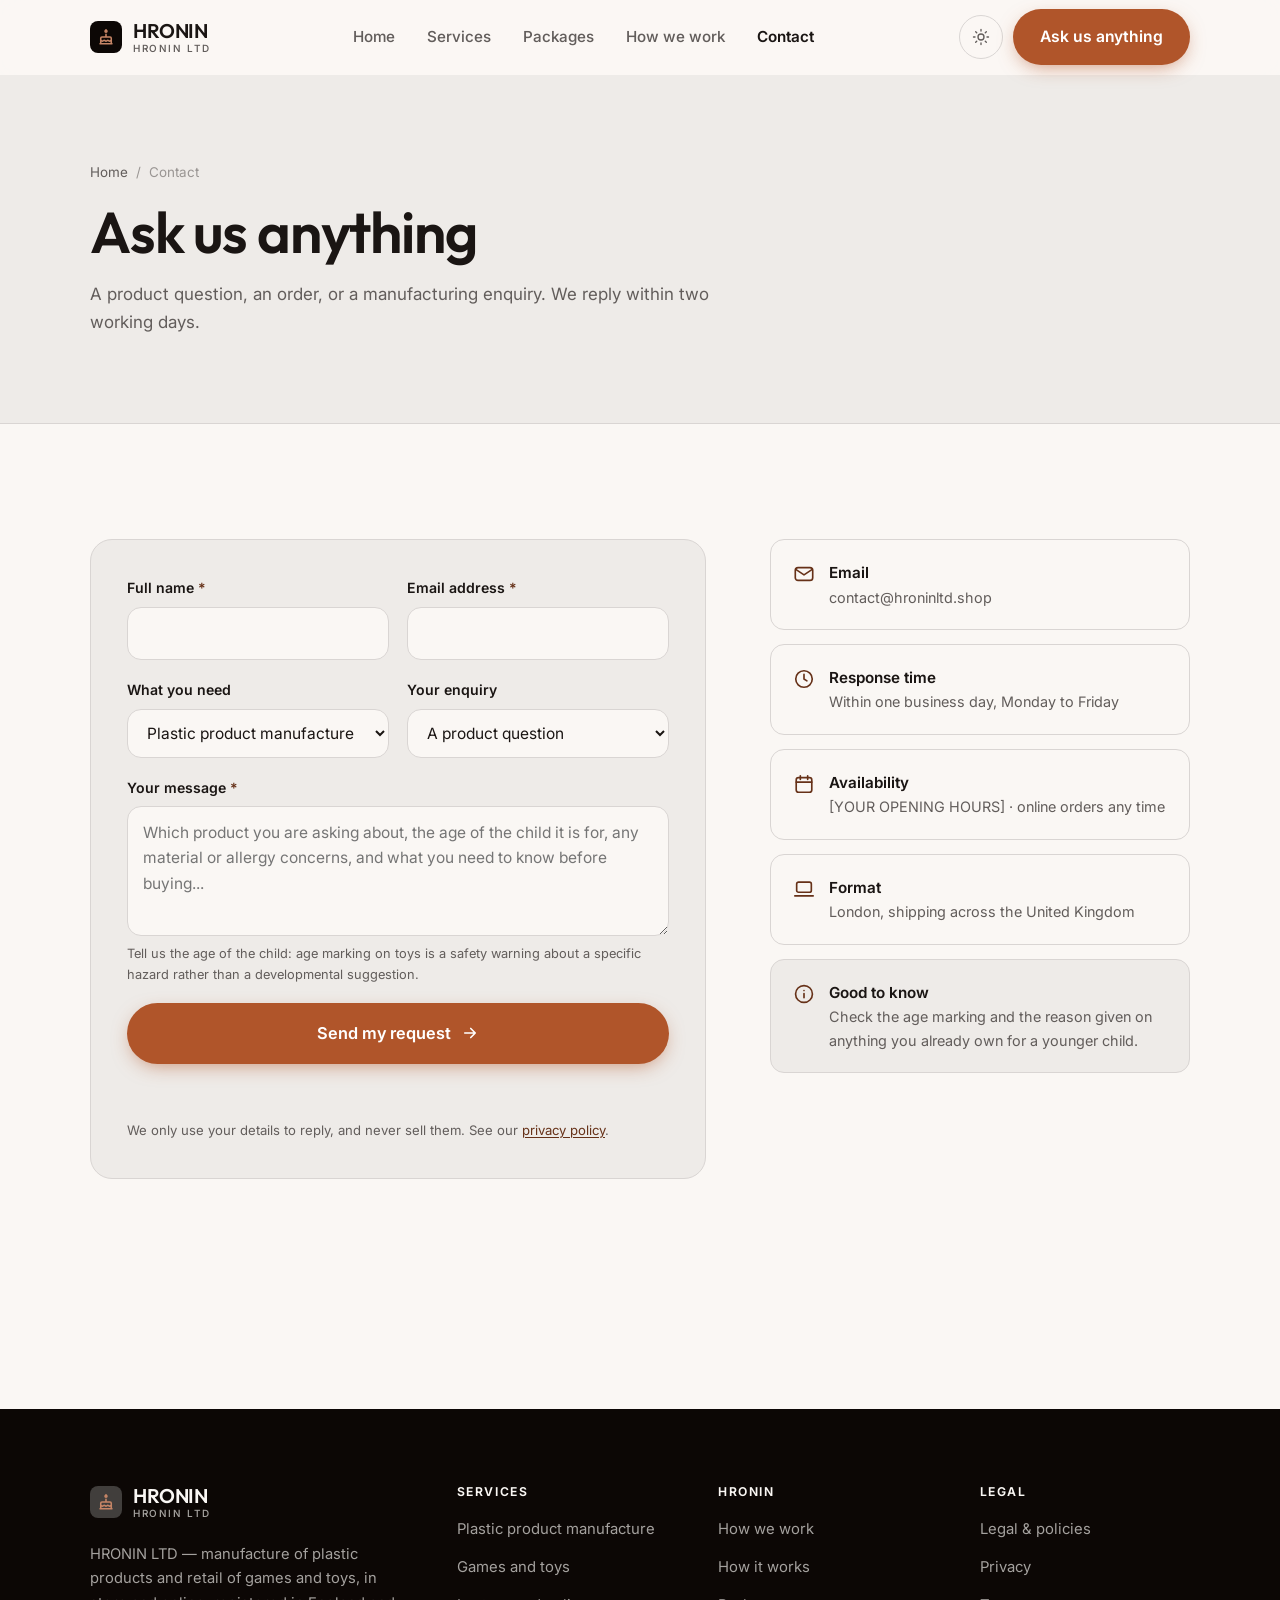
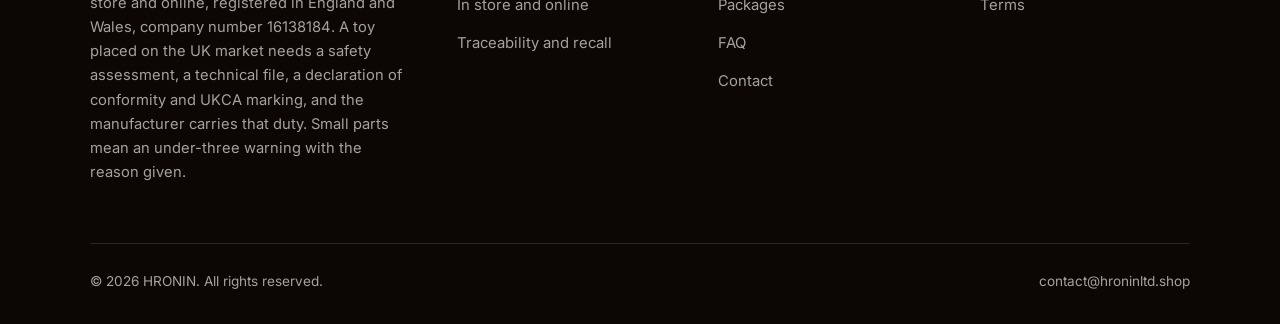
<file: contact.html>
<!DOCTYPE html>
<html lang="en" class="no-js">
<head>
<meta charset="utf-8">
<meta name="viewport" content="width=device-width, initial-scale=1">
<title>Contact — HRONIN</title>
<meta name="description" content="Contact HRONIN LTD in London about a product, an order or manufacturing. We reply within two working days.">
<link rel="canonical" href="https://hroninltd.shop/contact.html">

<meta property="og:type" content="website">
<meta property="og:url" content="https://hroninltd.shop/contact.html">
<meta property="og:site_name" content="HRONIN">
<meta property="og:locale" content="en_US">
<meta property="og:title" content="Contact — HRONIN">
<meta property="og:description" content="Contact HRONIN LTD in London about a product, an order or manufacturing. We reply within two working days.">
<meta name="theme-color" content="#0c0705">

<link rel="icon" href="assets/img/favicon.svg" type="image/svg+xml">
<link rel="preconnect" href="https://fonts.googleapis.com">
<link rel="preconnect" href="https://fonts.gstatic.com" crossorigin>
<link rel="stylesheet" href="https://fonts.googleapis.com/css2?family=Outfit:wght@400;500;600;700&family=Inter:wght@400..700&display=swap">
<link rel="stylesheet" href="assets/css/style.css">

<!-- Thème appliqué avant le premier rendu (évite le flash) -->
<script>
document.documentElement.classList.remove('no-js');
(function(){try{var t=localStorage.getItem('site-theme');if(t){document.documentElement.setAttribute('data-theme',t);}}catch(e){}})();
</script>
</head>

<body>
<a class="skip-link" href="#main">Skip to main content</a>

<header class="site-header">
  <nav class="wrap nav" aria-label="Main navigation">
    <a class="brand" href="index.html">
      <svg class="brand__mark" viewBox="0 0 64 64" aria-hidden="true">
        <rect class="bm-bg" width="64" height="64" rx="16"/>
        <g class="bm-ic" transform="translate(14 14) scale(1.5)" fill="none" stroke-width="2.1" stroke-linecap="round" stroke-linejoin="round"><path d="M4 21h16M5 21v-7.5A1.5 1.5 0 0 1 6.5 12h11a1.5 1.5 0 0 1 1.5 1.5V21M5 16.5c1.2 0 1.2 1 2.3 1s1.2-1 2.3-1 1.2 1 2.4 1 1.2-1 2.3-1 1.2 1 2.4 1 1.1-1 2.3-1M12 12V8.5"/><path d="M12 5.5c.8 0 1.3-.6 1.3-1.3S12 2.5 12 2.5s-1.3 1-1.3 1.7.5 1.3 1.3 1.3z"/></g>
      </svg>
      <span>HRONIN<span class="brand__sub">HRONIN LTD</span></span>
    </a>

    <ul class="nav__links" id="nav-links">
      <li><a href="index.html">Home</a></li>
      <li><a href="programs.html">Services</a></li>
      <li><a href="index.html#pricing">Packages</a></li>
      <li><a href="about.html">How we work</a></li>
      <li><a href="contact.html" aria-current="page">Contact</a></li>
      <li><a class="btn btn--primary" href="contact.html">Ask us anything</a></li>
    </ul>

    <div class="nav__cta">
      <button class="theme-toggle" type="button" aria-label="Switch to dark theme">
        <svg class="icon-sun" viewBox="0 0 24 24" fill="none" stroke="currentColor" stroke-width="1.8" stroke-linecap="round" aria-hidden="true"><circle cx="12" cy="12" r="4"/><path d="M12 2v2m0 16v2M2 12h2m16 0h2M4.9 4.9l1.4 1.4m11.4 11.4 1.4 1.4M19.1 4.9l-1.4 1.4M6.3 17.7l-1.4 1.4"/></svg>
        <svg class="icon-moon" viewBox="0 0 24 24" fill="none" stroke="currentColor" stroke-width="1.8" stroke-linecap="round" stroke-linejoin="round" aria-hidden="true"><path d="M21 12.8A9 9 0 1 1 11.2 3a7 7 0 0 0 9.8 9.8z"/></svg>
      </button>
      <a class="btn btn--primary" href="contact.html">Ask us anything</a>
      <button class="nav__toggle" type="button" aria-expanded="false" aria-controls="nav-links" aria-label="Open menu">
        <svg class="icon-open" viewBox="0 0 24 24" fill="none" stroke="currentColor" stroke-width="2" stroke-linecap="round" aria-hidden="true"><path d="M3 6h18M3 12h18M3 18h18"/></svg>
        <svg class="icon-close" viewBox="0 0 24 24" fill="none" stroke="currentColor" stroke-width="2" stroke-linecap="round" aria-hidden="true"><path d="M6 6l12 12M18 6L6 18"/></svg>
      </button>
    </div>
  </nav>
</header>

<main id="main">

<section class="page-head">
  <div class="wrap">
    <nav class="breadcrumb" aria-label="Breadcrumb">
      <a href="index.html">Home</a><span>/</span><span aria-current="page">Contact</span>
    </nav>
    <h1>Ask us anything</h1>
    <p>A product question, an order, or a manufacturing enquiry. We reply within two working days.</p>
  </div>
</section>

<section class="section wrap">
  <div class="form-layout">

    <!--
      FORM: the action attribute holds a placeholder id. Create a free form at
      https://formspree.io and replace VOTRE_ID_FORMSPREE. Until then, the button
      opens the visitor's email app with a pre-filled message to contact@hroninltd.shop.
    -->
    <form class="form" id="contact-form" action="https://formspree.io/f/VOTRE_ID_FORMSPREE" method="POST"
          data-email="contact@hroninltd.shop" data-subject="Enquiry"
          data-msg-mail="Your email app will open with the message ready to send." data-msg-sending="Sending…"
          data-msg-ok="Thanks! Your message is on its way. We reply within one business day." data-msg-err="Sending failed. Please email us directly at">
      <div class="form__row">
        <div class="field">
          <label for="nom">Full name <span class="req" aria-hidden="true">*</span></label>
          <input type="text" id="nom" name="nom" autocomplete="name" required>
        </div>
        <div class="field">
          <label for="email">Email address <span class="req" aria-hidden="true">*</span></label>
          <input type="email" id="email" name="email" autocomplete="email" required>
        </div>
      </div>

      <div class="form__row">
        <div class="field">
          <label for="programme">What you need</label>
          <select id="programme" name="programme">
            <option>Plastic product manufacture</option>
            <option>Games and toys</option>
            <option>In store and online</option>
            <option>Traceability and recall</option>
            <option>Not sure yet</option>
          </select>
        </div>
        <div class="field">
          <label for="niveau">Your enquiry</label>
          <select id="niveau" name="niveau">
            <option>A product question</option>
            <option>An order or return</option>
            <option>Manufacturing</option>
            <option>Something else</option>
          </select>
        </div>
      </div>

      <div class="field">
        <label for="message">Your message <span class="req" aria-hidden="true">*</span></label>
        <textarea id="message" name="message" required placeholder="Which product you are asking about, the age of the child it is for, any material or allergy concerns, and what you need to know before buying..."></textarea>
        <span class="field__hint">Tell us the age of the child: age marking on toys is a safety warning about a specific hazard rather than a developmental suggestion.</span>
      </div>

      <!-- Bot trap: hidden from humans -->
      <div class="visually-hidden" aria-hidden="true">
        <label for="site-web">Leave this field empty</label>
        <input type="text" id="site-web" name="_gotcha" tabindex="-1" autocomplete="off">
      </div>

      <button class="btn btn--primary btn--lg" type="submit">Send my request <svg viewBox="0 0 24 24" fill="none" stroke="currentColor" stroke-width="2.2" stroke-linecap="round" stroke-linejoin="round" aria-hidden="true"><path d="M5 12h14M13 6l6 6-6 6"/></svg></button>

      <p id="form-status" class="form__status" role="status" aria-live="polite"></p>

      <p class="form__note">
        We only use your details to reply, and never sell them. See our <a href="legal.html#privacy">privacy policy</a>.
      </p>
    </form>

    <aside class="contact-aside">
      <div class="contact-card">
        <svg viewBox="0 0 24 24" fill="none" stroke="currentColor" stroke-width="1.8" stroke-linecap="round" stroke-linejoin="round" aria-hidden="true"><rect x="2.5" y="5" width="19" height="14" rx="3"/><path d="M3 7l9 6 9-6"/></svg>
        <div><b>Email</b><a href="mailto:contact@hroninltd.shop">contact@hroninltd.shop</a></div>
      </div>
      <div class="contact-card">
        <svg viewBox="0 0 24 24" fill="none" stroke="currentColor" stroke-width="1.8" stroke-linecap="round" stroke-linejoin="round" aria-hidden="true"><circle cx="12" cy="12" r="9"/><path d="M12 7v5l3.2 2"/></svg>
        <div><b>Response time</b><span>Within one business day, Monday to Friday</span></div>
      </div>
      <div class="contact-card">
        <svg viewBox="0 0 24 24" fill="none" stroke="currentColor" stroke-width="1.8" stroke-linecap="round" stroke-linejoin="round" aria-hidden="true"><rect x="3.5" y="5" width="17" height="16" rx="2.5"/><path d="M8 3v4M16 3v4M3.5 10h17"/></svg>
        <div><b>Availability</b><span>[YOUR OPENING HOURS] · online orders any time</span></div>
      </div>
      <div class="contact-card">
        <svg viewBox="0 0 24 24" fill="none" stroke="currentColor" stroke-width="1.8" stroke-linecap="round" stroke-linejoin="round" aria-hidden="true"><rect x="4" y="4.5" width="16" height="11" rx="2"/><path d="M2 19.5h20"/></svg>
        <div><b>Format</b><span>London, shipping across the United Kingdom</span></div>
      </div>
      <div class="contact-card contact-card--soft">
        <svg viewBox="0 0 24 24" fill="none" stroke="currentColor" stroke-width="1.8" stroke-linecap="round" stroke-linejoin="round" aria-hidden="true"><circle cx="12" cy="12" r="9.2"/><path d="M12 16v-4.5M12 8.2v.1"/></svg>
        <div><b>Good to know</b><span>Check the age marking and the reason given on anything you already own for a younger child.</span></div>
      </div>
    </aside>

  </div>
</section>

</main>

<footer class="site-footer">
  <div class="wrap">
    <div class="footer__grid">
      <div class="footer__brand">
        <a class="brand" href="index.html">
          <svg class="brand__mark" viewBox="0 0 64 64" aria-hidden="true">
        <rect class="bm-bg" width="64" height="64" rx="16"/>
        <g class="bm-ic" transform="translate(14 14) scale(1.5)" fill="none" stroke-width="2.1" stroke-linecap="round" stroke-linejoin="round"><path d="M4 21h16M5 21v-7.5A1.5 1.5 0 0 1 6.5 12h11a1.5 1.5 0 0 1 1.5 1.5V21M5 16.5c1.2 0 1.2 1 2.3 1s1.2-1 2.3-1 1.2 1 2.4 1 1.2-1 2.3-1 1.2 1 2.4 1 1.1-1 2.3-1M12 12V8.5"/><path d="M12 5.5c.8 0 1.3-.6 1.3-1.3S12 2.5 12 2.5s-1.3 1-1.3 1.7.5 1.3 1.3 1.3z"/></g>
      </svg>
          <span>HRONIN<span class="brand__sub">HRONIN LTD</span></span>
        </a>
        <p>HRONIN LTD — manufacture of plastic products and retail of games and toys, in store and online, registered in England and Wales, company number 16138184. A toy placed on the UK market needs a safety assessment, a technical file, a declaration of conformity and UKCA marking, and the manufacturer carries that duty. Small parts mean an under-three warning with the reason given.</p>
      </div>

      <div class="footer__col">
        <h4>Services</h4>
        <ul>
          <li><a href="programs.html#manufacture">Plastic product manufacture</a></li>
          <li><a href="programs.html#toys">Games and toys</a></li>
          <li><a href="programs.html#online">In store and online</a></li>
          <li><a href="programs.html#traceability">Traceability and recall</a></li>
        </ul>
      </div>

      <div class="footer__col">
        <h4>HRONIN</h4>
        <ul>
          <li><a href="about.html">How we work</a></li>
          <li><a href="index.html#how-it-works">How it works</a></li>
          <li><a href="index.html#pricing">Packages</a></li>
          <li><a href="index.html#faq">FAQ</a></li>
          <li><a href="contact.html">Contact</a></li>
        </ul>
      </div>

      <div class="footer__col">
        <h4>Legal</h4>
        <ul>
          <li><a href="legal.html">Legal &amp; policies</a></li>
          <li><a href="legal.html#privacy">Privacy</a></li>
          <li><a href="legal.html#terms">Terms</a></li>
        </ul>
      </div>
    </div>

    <div class="footer__bottom">
      <p>© <span data-year>2026</span> HRONIN. All rights reserved.</p>
      <p><a href="mailto:contact@hroninltd.shop">contact@hroninltd.shop</a></p>
    </div>
  </div>
</footer>

<script src="assets/js/main.js" defer></script>
</body>
</html>
</file>
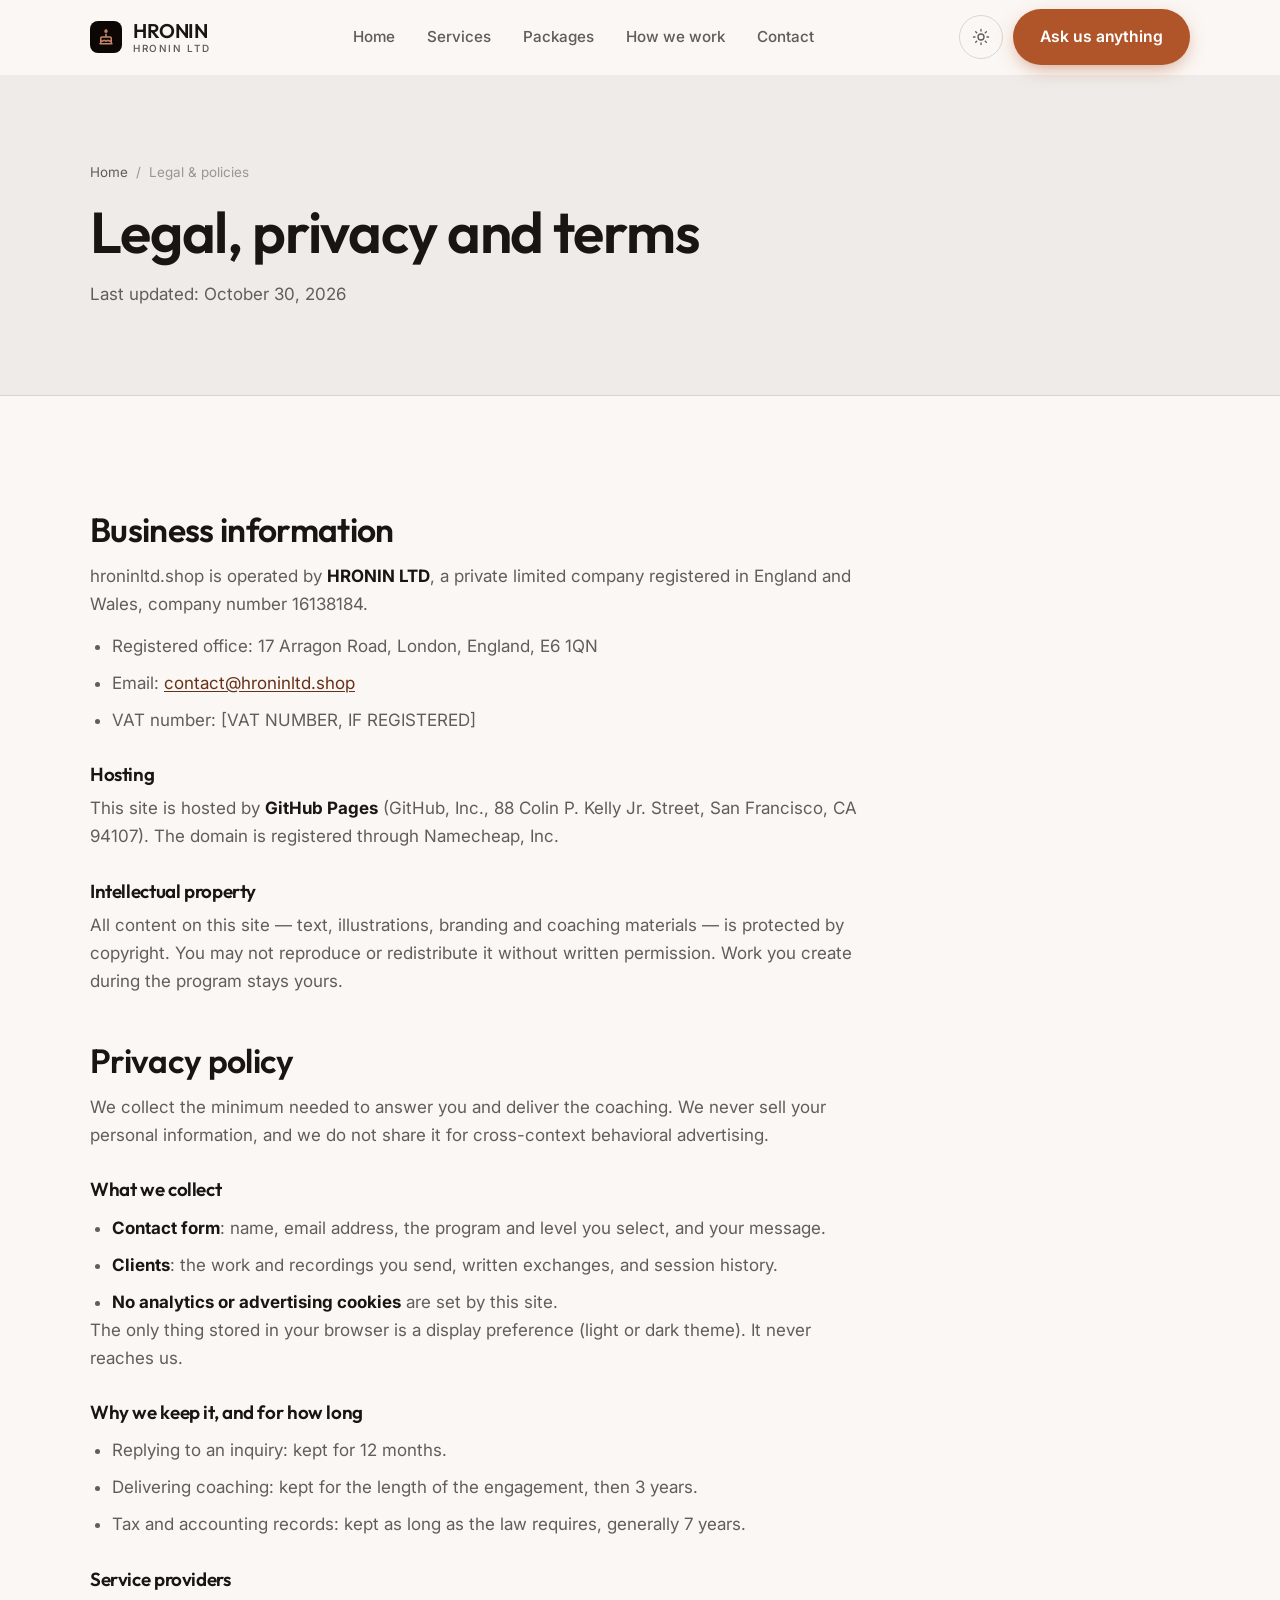
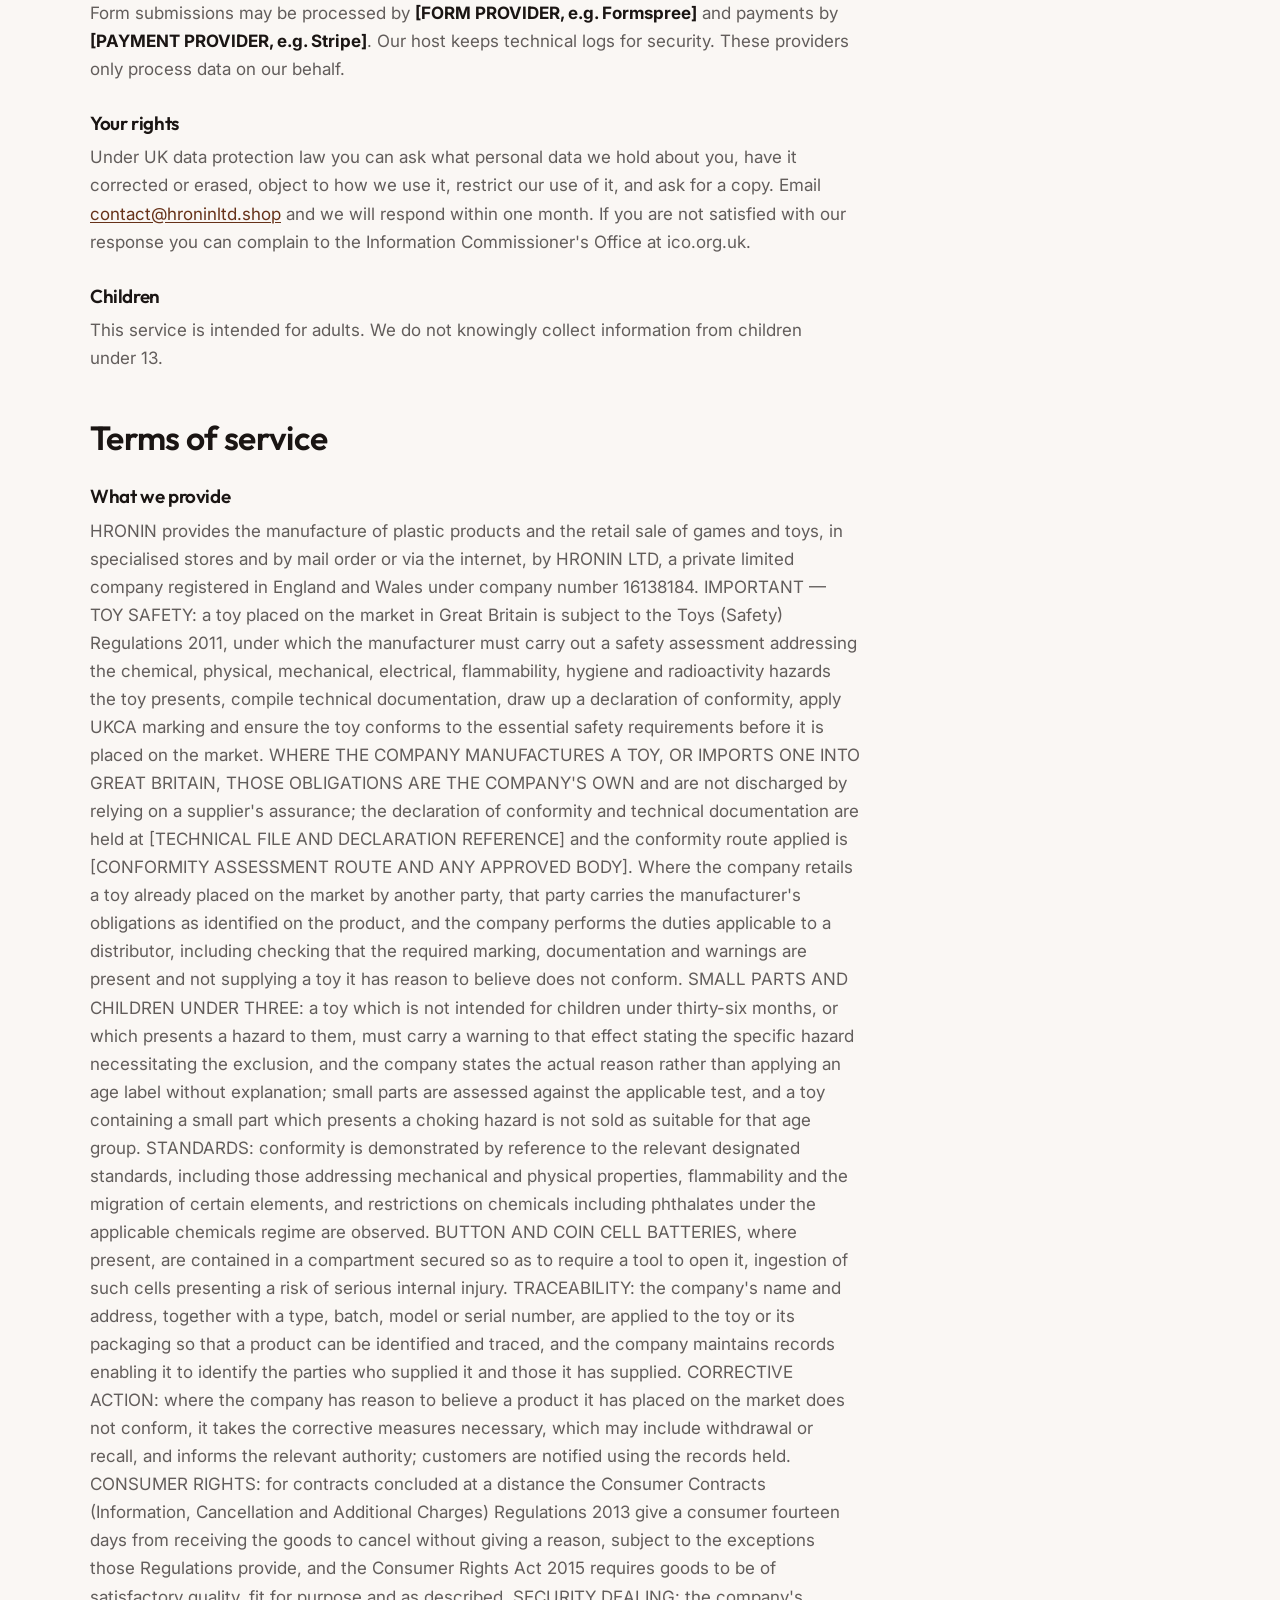
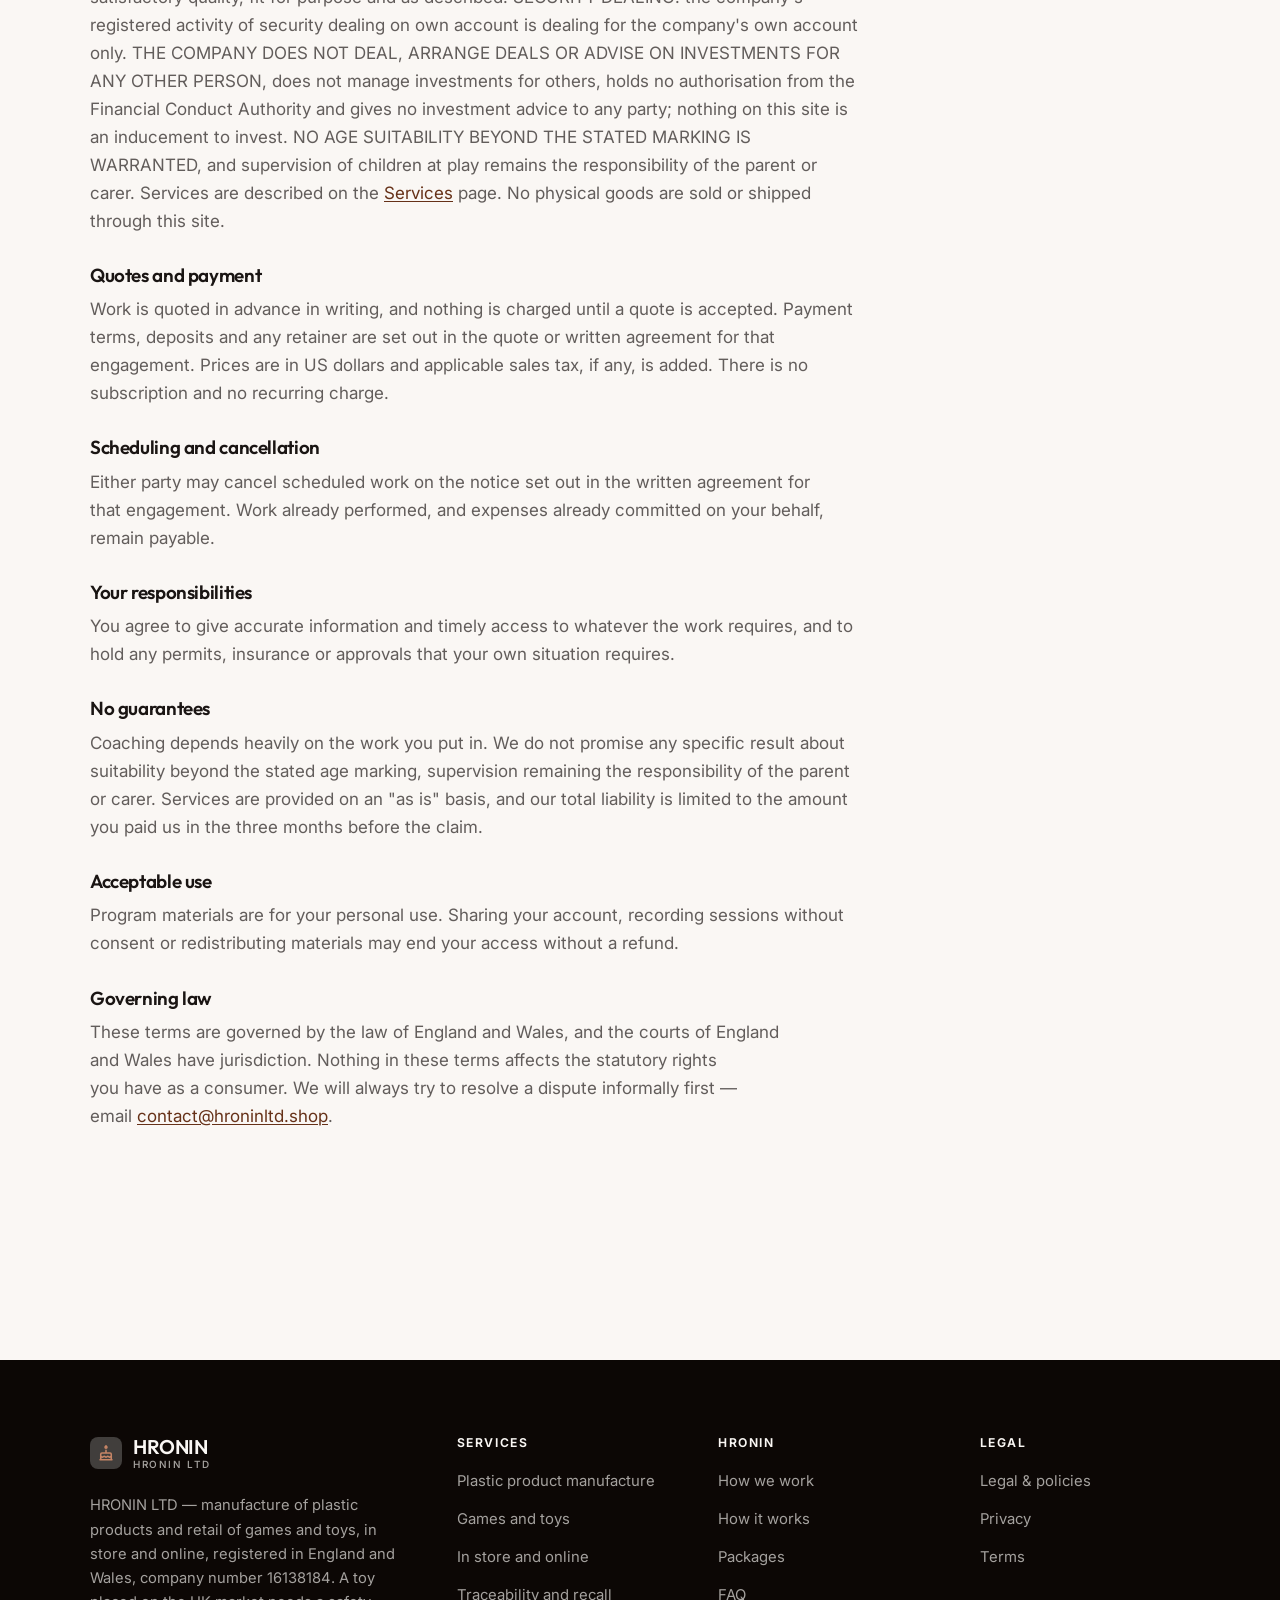
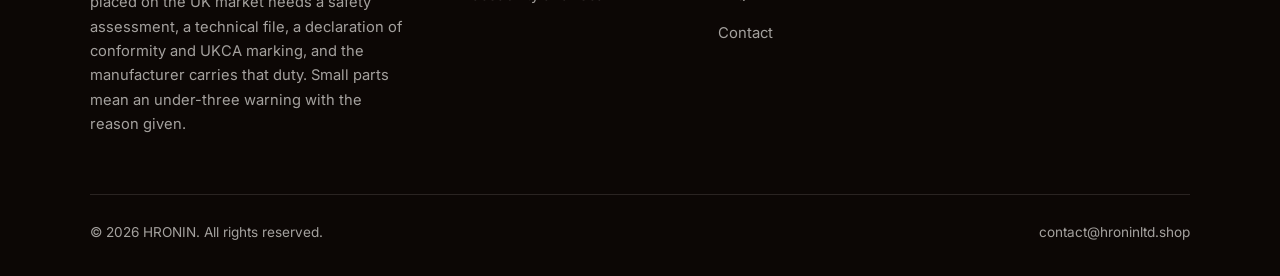
<file: legal.html>
<!DOCTYPE html>
<html lang="en" class="no-js">
<head>
<meta charset="utf-8">
<meta name="viewport" content="width=device-width, initial-scale=1">
<title>Legal, privacy and terms — HRONIN</title>
<meta name="description" content="Business information, privacy policy and terms of service for HRONIN.">
<meta name="robots" content="noindex">

<meta property="og:type" content="website">
<meta property="og:url" content="https://hroninltd.shop/legal.html">
<meta property="og:site_name" content="HRONIN">
<meta property="og:locale" content="en_US">
<meta property="og:title" content="Legal, privacy and terms — HRONIN">
<meta property="og:description" content="Business information, privacy policy and terms of service for HRONIN.">
<meta name="theme-color" content="#0c0705">

<link rel="icon" href="assets/img/favicon.svg" type="image/svg+xml">
<link rel="preconnect" href="https://fonts.googleapis.com">
<link rel="preconnect" href="https://fonts.gstatic.com" crossorigin>
<link rel="stylesheet" href="https://fonts.googleapis.com/css2?family=Outfit:wght@400;500;600;700&family=Inter:wght@400..700&display=swap">
<link rel="stylesheet" href="assets/css/style.css">

<!-- Thème appliqué avant le premier rendu (évite le flash) -->
<script>
document.documentElement.classList.remove('no-js');
(function(){try{var t=localStorage.getItem('site-theme');if(t){document.documentElement.setAttribute('data-theme',t);}}catch(e){}})();
</script>
</head>

<body>
<a class="skip-link" href="#main">Skip to main content</a>

<header class="site-header">
  <nav class="wrap nav" aria-label="Main navigation">
    <a class="brand" href="index.html">
      <svg class="brand__mark" viewBox="0 0 64 64" aria-hidden="true">
        <rect class="bm-bg" width="64" height="64" rx="16"/>
        <g class="bm-ic" transform="translate(14 14) scale(1.5)" fill="none" stroke-width="2.1" stroke-linecap="round" stroke-linejoin="round"><path d="M4 21h16M5 21v-7.5A1.5 1.5 0 0 1 6.5 12h11a1.5 1.5 0 0 1 1.5 1.5V21M5 16.5c1.2 0 1.2 1 2.3 1s1.2-1 2.3-1 1.2 1 2.4 1 1.2-1 2.3-1 1.2 1 2.4 1 1.1-1 2.3-1M12 12V8.5"/><path d="M12 5.5c.8 0 1.3-.6 1.3-1.3S12 2.5 12 2.5s-1.3 1-1.3 1.7.5 1.3 1.3 1.3z"/></g>
      </svg>
      <span>HRONIN<span class="brand__sub">HRONIN LTD</span></span>
    </a>

    <ul class="nav__links" id="nav-links">
      <li><a href="index.html">Home</a></li>
      <li><a href="programs.html">Services</a></li>
      <li><a href="index.html#pricing">Packages</a></li>
      <li><a href="about.html">How we work</a></li>
      <li><a href="contact.html">Contact</a></li>
      <li><a class="btn btn--primary" href="contact.html">Ask us anything</a></li>
    </ul>

    <div class="nav__cta">
      <button class="theme-toggle" type="button" aria-label="Switch to dark theme">
        <svg class="icon-sun" viewBox="0 0 24 24" fill="none" stroke="currentColor" stroke-width="1.8" stroke-linecap="round" aria-hidden="true"><circle cx="12" cy="12" r="4"/><path d="M12 2v2m0 16v2M2 12h2m16 0h2M4.9 4.9l1.4 1.4m11.4 11.4 1.4 1.4M19.1 4.9l-1.4 1.4M6.3 17.7l-1.4 1.4"/></svg>
        <svg class="icon-moon" viewBox="0 0 24 24" fill="none" stroke="currentColor" stroke-width="1.8" stroke-linecap="round" stroke-linejoin="round" aria-hidden="true"><path d="M21 12.8A9 9 0 1 1 11.2 3a7 7 0 0 0 9.8 9.8z"/></svg>
      </button>
      <a class="btn btn--primary" href="contact.html">Ask us anything</a>
      <button class="nav__toggle" type="button" aria-expanded="false" aria-controls="nav-links" aria-label="Open menu">
        <svg class="icon-open" viewBox="0 0 24 24" fill="none" stroke="currentColor" stroke-width="2" stroke-linecap="round" aria-hidden="true"><path d="M3 6h18M3 12h18M3 18h18"/></svg>
        <svg class="icon-close" viewBox="0 0 24 24" fill="none" stroke="currentColor" stroke-width="2" stroke-linecap="round" aria-hidden="true"><path d="M6 6l12 12M18 6L6 18"/></svg>
      </button>
    </div>
  </nav>
</header>

<main id="main">

<section class="page-head">
  <div class="wrap">
    <nav class="breadcrumb" aria-label="Breadcrumb">
      <a href="index.html">Home</a><span>/</span><span aria-current="page">Legal &amp; policies</span>
    </nav>
    <h1>Legal, privacy and terms</h1>
    <p>Last updated: <time datetime="2026-10-30">October 30, 2026</time></p>
  </div>
</section>

<section class="section wrap">
  <div class="prose">

    <!--
      TO DO: this is a skeleton, not legal advice. Replace every [BRACKET] with
      your real details before selling, and have a lawyer review it if you can.
      Consumer protection rules differ by state.
    -->

    <h2 id="business">Business information</h2>
    <p>
      hroninltd.shop is operated by <strong>HRONIN LTD</strong>, a private limited
      company registered in England and Wales, company number 16138184.
    </p>
    <ul>
      <li>Registered office: 17 Arragon Road, London, England, E6 1QN</li>
      <li>Email: <a href="mailto:contact@hroninltd.shop">contact@hroninltd.shop</a></li>
      <li>VAT number: [VAT NUMBER, IF REGISTERED]</li>
    </ul>

    <h3>Hosting</h3>
    <p>
      This site is hosted by <strong>GitHub Pages</strong> (GitHub, Inc., 88 Colin P. Kelly Jr. Street,
      San Francisco, CA 94107). The domain is registered through Namecheap, Inc.
    </p>

    <h3>Intellectual property</h3>
    <p>
      All content on this site — text, illustrations, branding and coaching materials — is protected by
      copyright. You may not reproduce or redistribute it without written permission. Work you create during
      the program stays yours.
    </p>

    <h2 id="privacy">Privacy policy</h2>
    <p>
      We collect the minimum needed to answer you and deliver the coaching. We never sell your personal
      information, and we do not share it for cross-context behavioral advertising.
    </p>
    <h3>What we collect</h3>
    <ul>
      <li><strong>Contact form</strong>: name, email address, the program and level you select, and your message.</li>
      <li><strong>Clients</strong>: the work and recordings you send, written exchanges, and session history.</li>
      <li><strong>No analytics or advertising cookies</strong> are set by this site.</li>
    </ul>
    <p>
      The only thing stored in your browser is a display preference (light or dark theme). It never reaches us.
    </p>
    <h3>Why we keep it, and for how long</h3>
    <ul>
      <li>Replying to an inquiry: kept for 12 months.</li>
      <li>Delivering coaching: kept for the length of the engagement, then 3 years.</li>
      <li>Tax and accounting records: kept as long as the law requires, generally 7 years.</li>
    </ul>
    <h3>Service providers</h3>
    <p>
      Form submissions may be processed by <strong>[FORM PROVIDER, e.g. Formspree]</strong> and payments by
      <strong>[PAYMENT PROVIDER, e.g. Stripe]</strong>. Our host keeps technical logs for security. These
      providers only process data on our behalf.
    </p>
    <h3>Your rights</h3>
    <p>
      Under UK data protection law you can ask what personal data we hold about you, have it corrected or
      erased, object to how we use it, restrict our use of it, and ask for a copy. Email
      <a href="mailto:contact@hroninltd.shop">contact@hroninltd.shop</a> and we will respond within one month. If you are not satisfied with
      our response you can complain to the Information Commissioner's Office at ico.org.uk.
    </p>
    <h3>Children</h3>
    <p>
      This service is intended for adults. We do not knowingly collect information from children under 13.
    </p>

    <h2 id="terms">Terms of service</h2>
    <h3>What we provide</h3>
    <p>
      HRONIN provides the manufacture of plastic products and the retail sale of games and toys, in specialised stores and by mail order or via the internet, by HRONIN LTD, a private limited company registered in England and Wales under company number 16138184. IMPORTANT — TOY SAFETY: a toy placed on the market in Great Britain is subject to the Toys (Safety) Regulations 2011, under which the manufacturer must carry out a safety assessment addressing the chemical, physical, mechanical, electrical, flammability, hygiene and radioactivity hazards the toy presents, compile technical documentation, draw up a declaration of conformity, apply UKCA marking and ensure the toy conforms to the essential safety requirements before it is placed on the market. WHERE THE COMPANY MANUFACTURES A TOY, OR IMPORTS ONE INTO GREAT BRITAIN, THOSE OBLIGATIONS ARE THE COMPANY'S OWN and are not discharged by relying on a supplier's assurance; the declaration of conformity and technical documentation are held at [TECHNICAL FILE AND DECLARATION REFERENCE] and the conformity route applied is [CONFORMITY ASSESSMENT ROUTE AND ANY APPROVED BODY]. Where the company retails a toy already placed on the market by another party, that party carries the manufacturer's obligations as identified on the product, and the company performs the duties applicable to a distributor, including checking that the required marking, documentation and warnings are present and not supplying a toy it has reason to believe does not conform. SMALL PARTS AND CHILDREN UNDER THREE: a toy which is not intended for children under thirty-six months, or which presents a hazard to them, must carry a warning to that effect stating the specific hazard necessitating the exclusion, and the company states the actual reason rather than applying an age label without explanation; small parts are assessed against the applicable test, and a toy containing a small part which presents a choking hazard is not sold as suitable for that age group. STANDARDS: conformity is demonstrated by reference to the relevant designated standards, including those addressing mechanical and physical properties, flammability and the migration of certain elements, and restrictions on chemicals including phthalates under the applicable chemicals regime are observed. BUTTON AND COIN CELL BATTERIES, where present, are contained in a compartment secured so as to require a tool to open it, ingestion of such cells presenting a risk of serious internal injury. TRACEABILITY: the company's name and address, together with a type, batch, model or serial number, are applied to the toy or its packaging so that a product can be identified and traced, and the company maintains records enabling it to identify the parties who supplied it and those it has supplied. CORRECTIVE ACTION: where the company has reason to believe a product it has placed on the market does not conform, it takes the corrective measures necessary, which may include withdrawal or recall, and informs the relevant authority; customers are notified using the records held. CONSUMER RIGHTS: for contracts concluded at a distance the Consumer Contracts (Information, Cancellation and Additional Charges) Regulations 2013 give a consumer fourteen days from receiving the goods to cancel without giving a reason, subject to the exceptions those Regulations provide, and the Consumer Rights Act 2015 requires goods to be of satisfactory quality, fit for purpose and as described. SECURITY DEALING: the company's registered activity of security dealing on own account is dealing for the company's own account only. THE COMPANY DOES NOT DEAL, ARRANGE DEALS OR ADVISE ON INVESTMENTS FOR ANY OTHER PERSON, does not manage investments for others, holds no authorisation from the Financial Conduct Authority and gives no investment advice to any party; nothing on this site is an inducement to invest. NO AGE SUITABILITY BEYOND THE STATED MARKING IS WARRANTED, and supervision of children at play remains the responsibility of the parent or carer. Services are described on the
      <a href="programs.html">Services</a> page. No physical goods are sold or shipped through this site.
    </p>
    <h3>Quotes and payment</h3>
    <p>
      Work is quoted in advance in writing, and nothing is charged until a quote is accepted. Payment terms,
      deposits and any retainer are set out in the quote or written agreement for that engagement. Prices are in
      US dollars and applicable sales tax, if any, is added. There is no subscription and no recurring charge.
    </p>
    <h3>Scheduling and cancellation</h3>
    <p>
      Either party may cancel scheduled work on the notice set out in the written agreement for that engagement.
      Work already performed, and expenses already committed on your behalf, remain payable.
    </p>
    <h3>Your responsibilities</h3>
    <p>
      You agree to give accurate information and timely access to whatever the work requires, and to hold any
      permits, insurance or approvals that your own situation requires.
    </p>

    <h3>No guarantees</h3>
    <p>
      Coaching depends heavily on the work you put in. We do not promise any specific result
      about suitability beyond the stated age marking, supervision remaining the responsibility of the parent or carer. Services are provided on an "as is" basis, and our total
      liability is limited to the amount you paid us in the three months before the claim.
    </p>
    <h3>Acceptable use</h3>
    <p>
      Program materials are for your personal use. Sharing your account, recording sessions without consent
      or redistributing materials may end your access without a refund.
    </p>
    <h3>Governing law</h3>
    <p>
      These terms are governed by the law of England and Wales, and the courts of England and Wales have
      jurisdiction. Nothing in these terms affects the statutory rights you have as a consumer. We will always
      try to resolve a dispute informally first — email <a href="mailto:contact@hroninltd.shop">contact@hroninltd.shop</a>.
    </p>

  </div>
</section>

</main>

<footer class="site-footer">
  <div class="wrap">
    <div class="footer__grid">
      <div class="footer__brand">
        <a class="brand" href="index.html">
          <svg class="brand__mark" viewBox="0 0 64 64" aria-hidden="true">
        <rect class="bm-bg" width="64" height="64" rx="16"/>
        <g class="bm-ic" transform="translate(14 14) scale(1.5)" fill="none" stroke-width="2.1" stroke-linecap="round" stroke-linejoin="round"><path d="M4 21h16M5 21v-7.5A1.5 1.5 0 0 1 6.5 12h11a1.5 1.5 0 0 1 1.5 1.5V21M5 16.5c1.2 0 1.2 1 2.3 1s1.2-1 2.3-1 1.2 1 2.4 1 1.2-1 2.3-1 1.2 1 2.4 1 1.1-1 2.3-1M12 12V8.5"/><path d="M12 5.5c.8 0 1.3-.6 1.3-1.3S12 2.5 12 2.5s-1.3 1-1.3 1.7.5 1.3 1.3 1.3z"/></g>
      </svg>
          <span>HRONIN<span class="brand__sub">HRONIN LTD</span></span>
        </a>
        <p>HRONIN LTD — manufacture of plastic products and retail of games and toys, in store and online, registered in England and Wales, company number 16138184. A toy placed on the UK market needs a safety assessment, a technical file, a declaration of conformity and UKCA marking, and the manufacturer carries that duty. Small parts mean an under-three warning with the reason given.</p>
      </div>

      <div class="footer__col">
        <h4>Services</h4>
        <ul>
          <li><a href="programs.html#manufacture">Plastic product manufacture</a></li>
          <li><a href="programs.html#toys">Games and toys</a></li>
          <li><a href="programs.html#online">In store and online</a></li>
          <li><a href="programs.html#traceability">Traceability and recall</a></li>
        </ul>
      </div>

      <div class="footer__col">
        <h4>HRONIN</h4>
        <ul>
          <li><a href="about.html">How we work</a></li>
          <li><a href="index.html#how-it-works">How it works</a></li>
          <li><a href="index.html#pricing">Packages</a></li>
          <li><a href="index.html#faq">FAQ</a></li>
          <li><a href="contact.html">Contact</a></li>
        </ul>
      </div>

      <div class="footer__col">
        <h4>Legal</h4>
        <ul>
          <li><a href="legal.html">Legal &amp; policies</a></li>
          <li><a href="legal.html#privacy">Privacy</a></li>
          <li><a href="legal.html#terms">Terms</a></li>
        </ul>
      </div>
    </div>

    <div class="footer__bottom">
      <p>© <span data-year>2026</span> HRONIN. All rights reserved.</p>
      <p><a href="mailto:contact@hroninltd.shop">contact@hroninltd.shop</a></p>
    </div>
  </div>
</footer>

<script src="assets/js/main.js" defer></script>
</body>
</html>
</file>
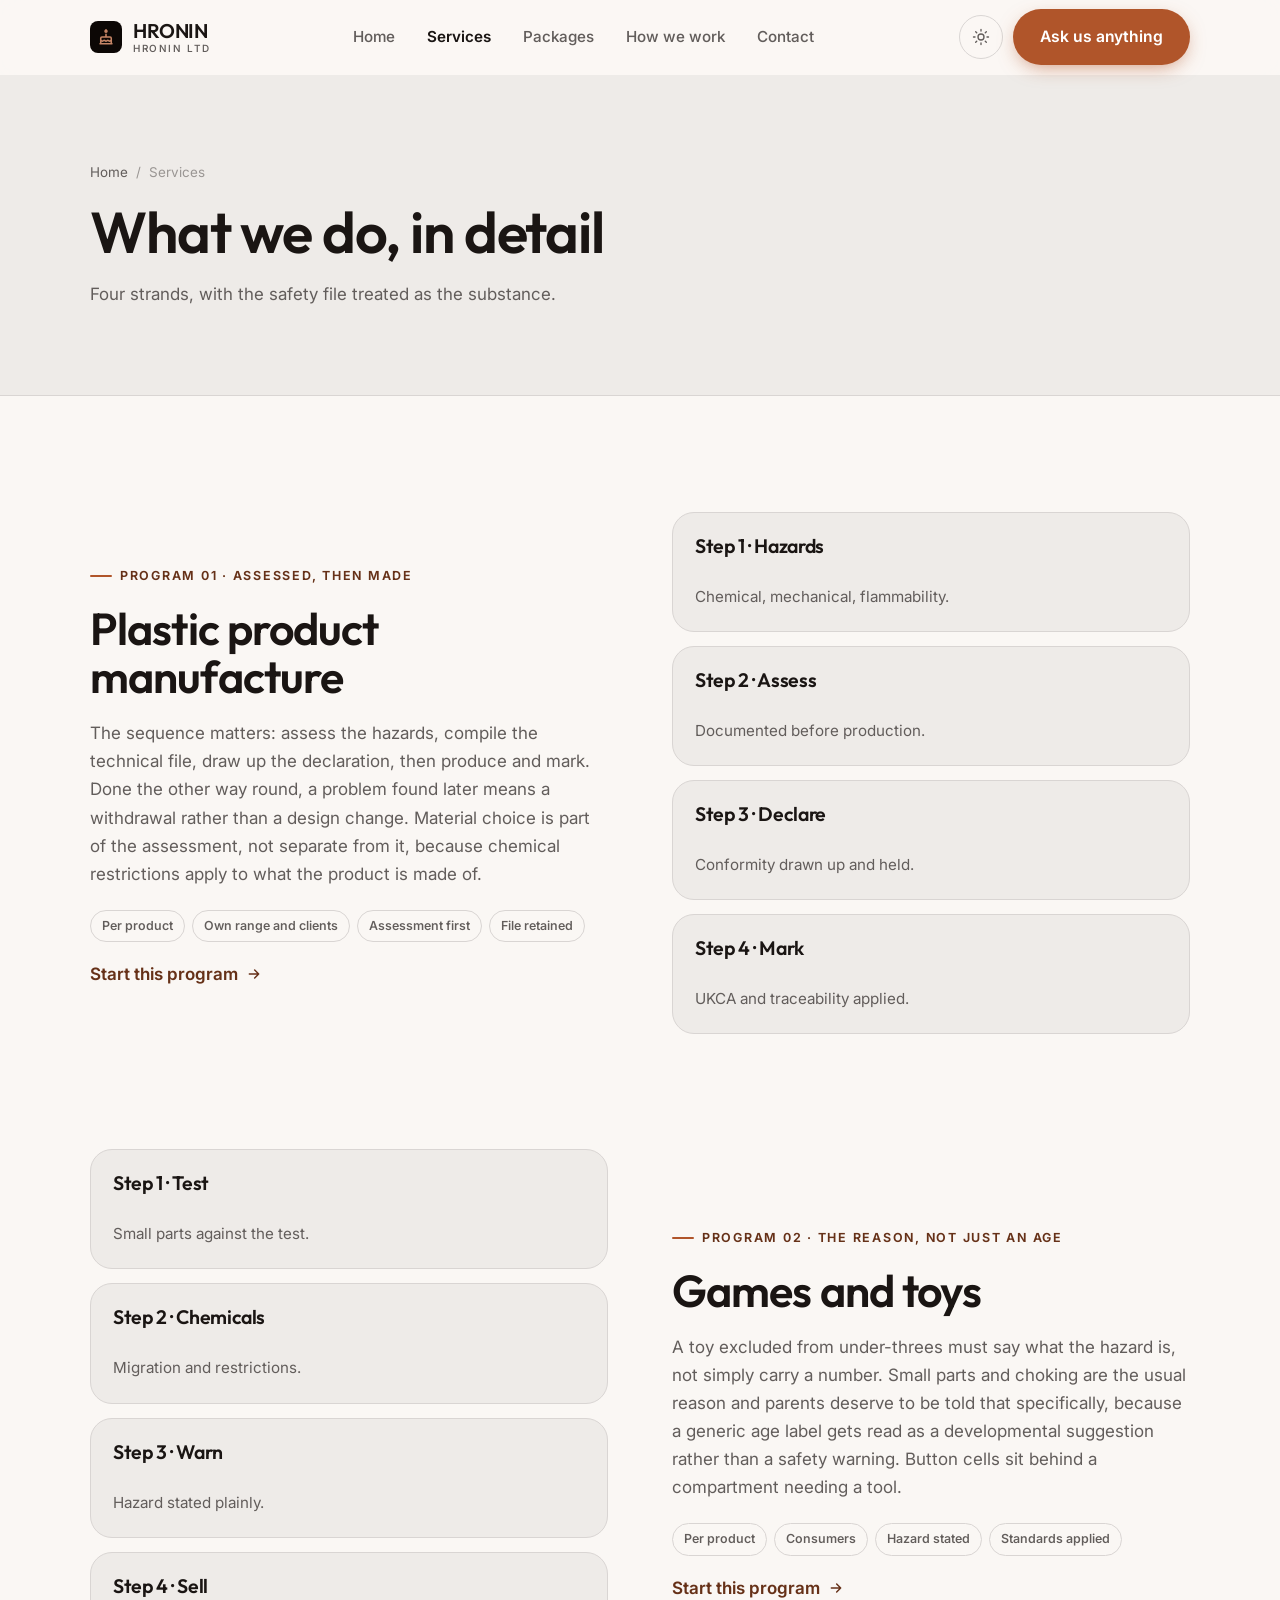
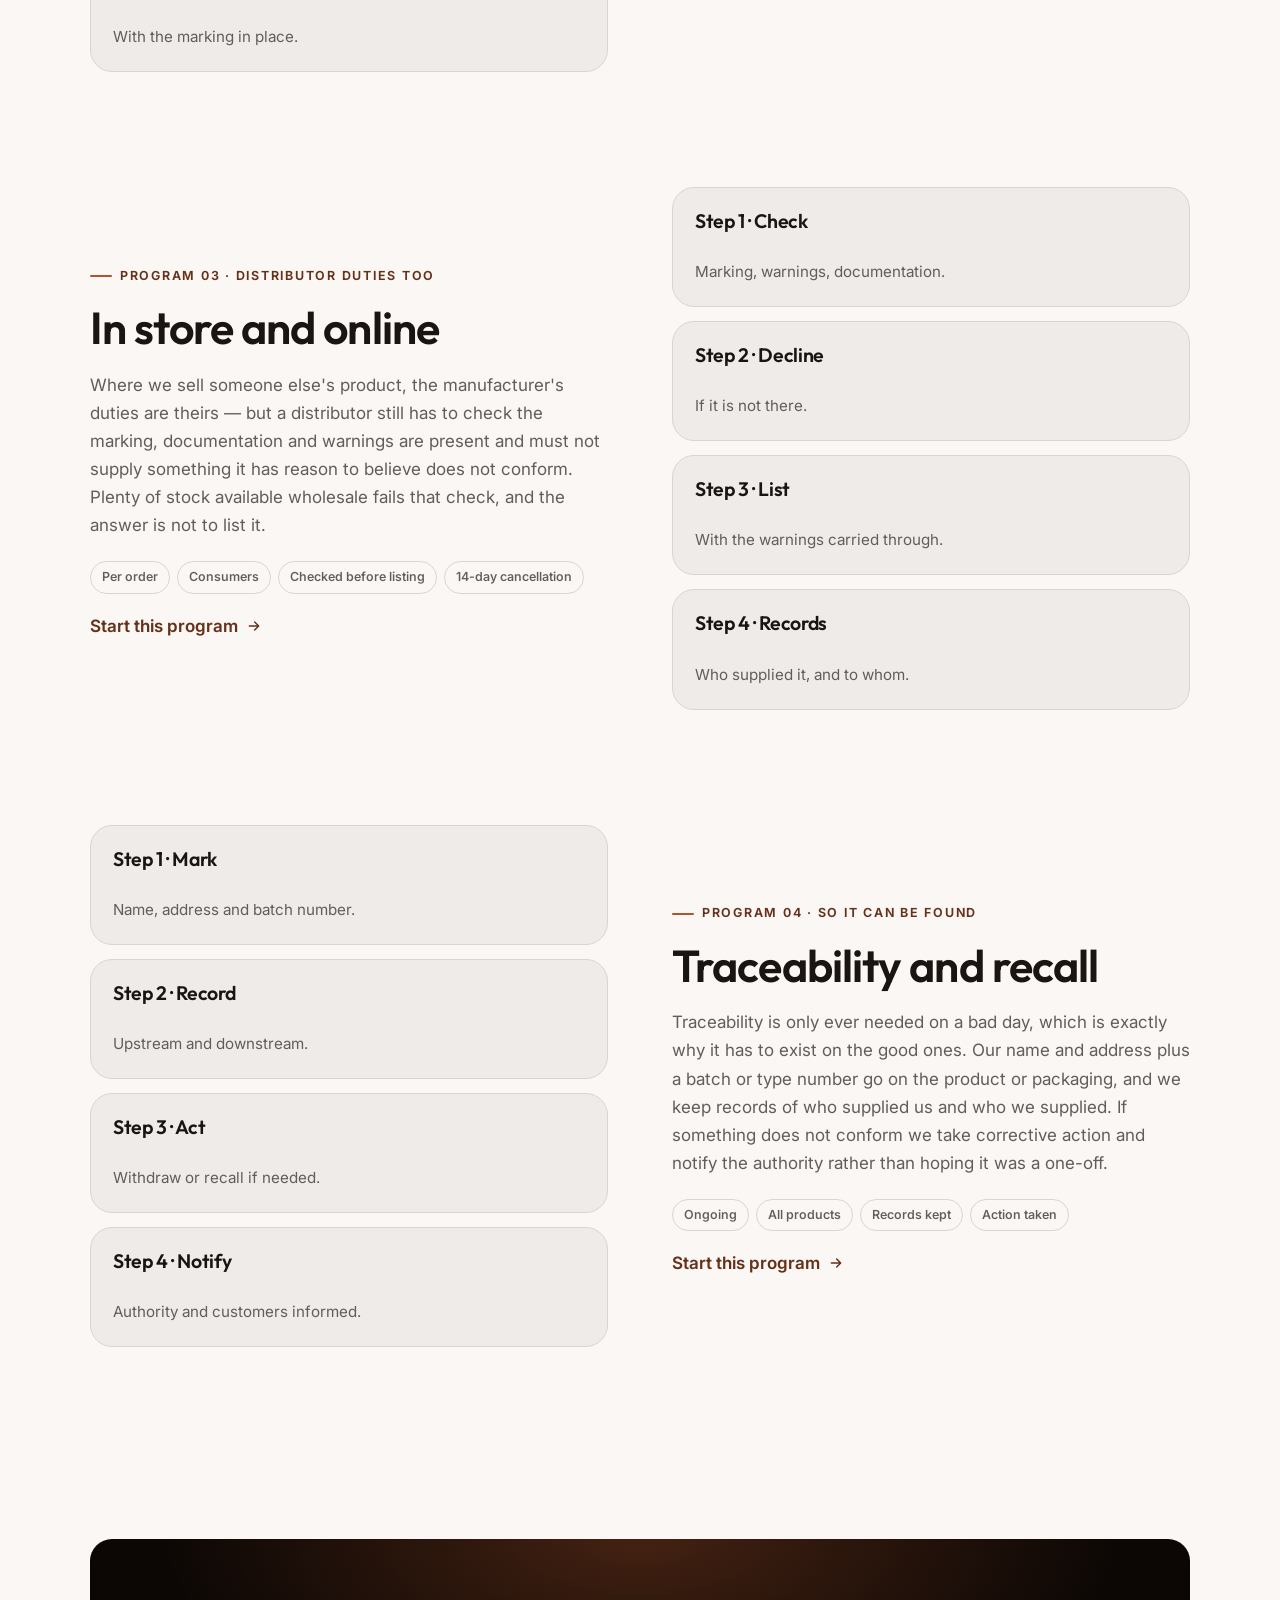
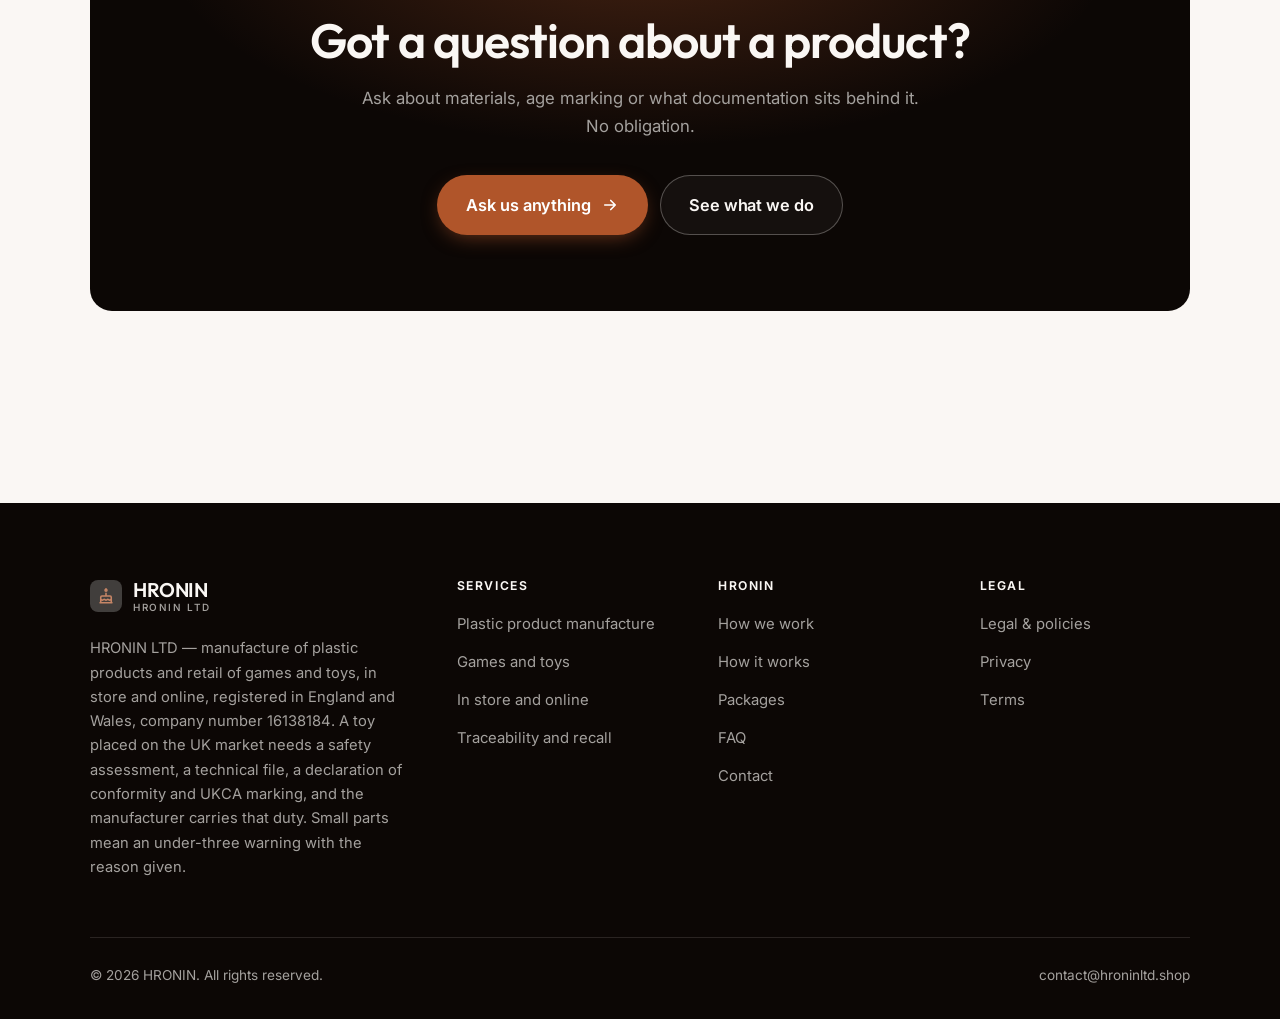
<file: programs.html>
<!DOCTYPE html>
<html lang="en" class="no-js">
<head>
<meta charset="utf-8">
<meta name="viewport" content="width=device-width, initial-scale=1">
<title>Services — HRONIN</title>
<meta name="description" content="What HRONIN LTD does: plastic product manufacture, games and toys, retail in store and online, and traceability and recall.">
<link rel="canonical" href="https://hroninltd.shop/programs.html">

<meta property="og:type" content="website">
<meta property="og:url" content="https://hroninltd.shop/programs.html">
<meta property="og:site_name" content="HRONIN">
<meta property="og:locale" content="en_US">
<meta property="og:title" content="Services — HRONIN">
<meta property="og:description" content="What HRONIN LTD does: plastic product manufacture, games and toys, retail in store and online, and traceability and recall.">
<meta name="theme-color" content="#0c0705">

<link rel="icon" href="assets/img/favicon.svg" type="image/svg+xml">
<link rel="preconnect" href="https://fonts.googleapis.com">
<link rel="preconnect" href="https://fonts.gstatic.com" crossorigin>
<link rel="stylesheet" href="https://fonts.googleapis.com/css2?family=Outfit:wght@400;500;600;700&family=Inter:wght@400..700&display=swap">
<link rel="stylesheet" href="assets/css/style.css">

<!-- Thème appliqué avant le premier rendu (évite le flash) -->
<script>
document.documentElement.classList.remove('no-js');
(function(){try{var t=localStorage.getItem('site-theme');if(t){document.documentElement.setAttribute('data-theme',t);}}catch(e){}})();
</script>
</head>

<body>
<a class="skip-link" href="#main">Skip to main content</a>

<header class="site-header">
  <nav class="wrap nav" aria-label="Main navigation">
    <a class="brand" href="index.html">
      <svg class="brand__mark" viewBox="0 0 64 64" aria-hidden="true">
        <rect class="bm-bg" width="64" height="64" rx="16"/>
        <g class="bm-ic" transform="translate(14 14) scale(1.5)" fill="none" stroke-width="2.1" stroke-linecap="round" stroke-linejoin="round"><path d="M4 21h16M5 21v-7.5A1.5 1.5 0 0 1 6.5 12h11a1.5 1.5 0 0 1 1.5 1.5V21M5 16.5c1.2 0 1.2 1 2.3 1s1.2-1 2.3-1 1.2 1 2.4 1 1.2-1 2.3-1 1.2 1 2.4 1 1.1-1 2.3-1M12 12V8.5"/><path d="M12 5.5c.8 0 1.3-.6 1.3-1.3S12 2.5 12 2.5s-1.3 1-1.3 1.7.5 1.3 1.3 1.3z"/></g>
      </svg>
      <span>HRONIN<span class="brand__sub">HRONIN LTD</span></span>
    </a>

    <ul class="nav__links" id="nav-links">
      <li><a href="index.html">Home</a></li>
      <li><a href="programs.html" aria-current="page">Services</a></li>
      <li><a href="index.html#pricing">Packages</a></li>
      <li><a href="about.html">How we work</a></li>
      <li><a href="contact.html">Contact</a></li>
      <li><a class="btn btn--primary" href="contact.html">Ask us anything</a></li>
    </ul>

    <div class="nav__cta">
      <button class="theme-toggle" type="button" aria-label="Switch to dark theme">
        <svg class="icon-sun" viewBox="0 0 24 24" fill="none" stroke="currentColor" stroke-width="1.8" stroke-linecap="round" aria-hidden="true"><circle cx="12" cy="12" r="4"/><path d="M12 2v2m0 16v2M2 12h2m16 0h2M4.9 4.9l1.4 1.4m11.4 11.4 1.4 1.4M19.1 4.9l-1.4 1.4M6.3 17.7l-1.4 1.4"/></svg>
        <svg class="icon-moon" viewBox="0 0 24 24" fill="none" stroke="currentColor" stroke-width="1.8" stroke-linecap="round" stroke-linejoin="round" aria-hidden="true"><path d="M21 12.8A9 9 0 1 1 11.2 3a7 7 0 0 0 9.8 9.8z"/></svg>
      </button>
      <a class="btn btn--primary" href="contact.html">Ask us anything</a>
      <button class="nav__toggle" type="button" aria-expanded="false" aria-controls="nav-links" aria-label="Open menu">
        <svg class="icon-open" viewBox="0 0 24 24" fill="none" stroke="currentColor" stroke-width="2" stroke-linecap="round" aria-hidden="true"><path d="M3 6h18M3 12h18M3 18h18"/></svg>
        <svg class="icon-close" viewBox="0 0 24 24" fill="none" stroke="currentColor" stroke-width="2" stroke-linecap="round" aria-hidden="true"><path d="M6 6l12 12M18 6L6 18"/></svg>
      </button>
    </div>
  </nav>
</header>

<main id="main">

<section class="page-head">
  <div class="wrap">
    <nav class="breadcrumb" aria-label="Breadcrumb">
      <a href="index.html">Home</a><span>/</span><span aria-current="page">Services</span>
    </nav>
    <h1>What we do, in detail</h1>
    <p>Four strands, with the safety file treated as the substance.</p>
  </div>
</section>

<section class="section wrap" id="manufacture">
  <div class="split reveal">
    <div>
      <span class="eyebrow">Program 01 · Assessed, then made</span>
      <h2>Plastic product manufacture</h2>
      <p>The sequence matters: assess the hazards, compile the technical file, draw up the declaration, then produce and mark. Done the other way round, a problem found later means a withdrawal rather than a design change. Material choice is part of the assessment, not separate from it, because chemical restrictions apply to what the product is made of.</p>
      <ul class="tags"><li>Per product</li><li>Own range and clients</li><li>Assessment first</li><li>File retained</li></ul>
      <p><a class="arrow-link" href="contact.html">Start this program <svg viewBox="0 0 24 24" fill="none" stroke="currentColor" stroke-width="2.2" stroke-linecap="round" stroke-linejoin="round" aria-hidden="true"><path d="M5 12h14M13 6l6 6-6 6"/></svg></a></p>
    </div>
    <div class="grid grid--2 grid--tight">
      <article class="card card--sm">
        <h3>Step 1 · Hazards</h3>
        <p>Chemical, mechanical, flammability.</p>
      </article>
      <article class="card card--sm">
        <h3>Step 2 · Assess</h3>
        <p>Documented before production.</p>
      </article>
      <article class="card card--sm">
        <h3>Step 3 · Declare</h3>
        <p>Conformity drawn up and held.</p>
      </article>
      <article class="card card--sm">
        <h3>Step 4 · Mark</h3>
        <p>UKCA and traceability applied.</p>
      </article>
    </div>
  </div>
</section>

<section class="section section--flush wrap" id="toys">
  <div class="split reveal">
    <div class="grid grid--2 grid--tight">
      <article class="card card--sm">
        <h3>Step 1 · Test</h3>
        <p>Small parts against the test.</p>
      </article>
      <article class="card card--sm">
        <h3>Step 2 · Chemicals</h3>
        <p>Migration and restrictions.</p>
      </article>
      <article class="card card--sm">
        <h3>Step 3 · Warn</h3>
        <p>Hazard stated plainly.</p>
      </article>
      <article class="card card--sm">
        <h3>Step 4 · Sell</h3>
        <p>With the marking in place.</p>
      </article>
    </div>
    <div>
      <span class="eyebrow">Program 02 · The reason, not just an age</span>
      <h2>Games and toys</h2>
      <p>A toy excluded from under-threes must say what the hazard is, not simply carry a number. Small parts and choking are the usual reason and parents deserve to be told that specifically, because a generic age label gets read as a developmental suggestion rather than a safety warning. Button cells sit behind a compartment needing a tool.</p>
      <ul class="tags"><li>Per product</li><li>Consumers</li><li>Hazard stated</li><li>Standards applied</li></ul>
      <p><a class="arrow-link" href="contact.html">Start this program <svg viewBox="0 0 24 24" fill="none" stroke="currentColor" stroke-width="2.2" stroke-linecap="round" stroke-linejoin="round" aria-hidden="true"><path d="M5 12h14M13 6l6 6-6 6"/></svg></a></p>
    </div>
  </div>
</section>

<section class="section section--flush wrap" id="online">
  <div class="split reveal">
    <div>
      <span class="eyebrow">Program 03 · Distributor duties too</span>
      <h2>In store and online</h2>
      <p>Where we sell someone else's product, the manufacturer's duties are theirs — but a distributor still has to check the marking, documentation and warnings are present and must not supply something it has reason to believe does not conform. Plenty of stock available wholesale fails that check, and the answer is not to list it.</p>
      <ul class="tags"><li>Per order</li><li>Consumers</li><li>Checked before listing</li><li>14-day cancellation</li></ul>
      <p><a class="arrow-link" href="contact.html">Start this program <svg viewBox="0 0 24 24" fill="none" stroke="currentColor" stroke-width="2.2" stroke-linecap="round" stroke-linejoin="round" aria-hidden="true"><path d="M5 12h14M13 6l6 6-6 6"/></svg></a></p>
    </div>
    <div class="grid grid--2 grid--tight">
      <article class="card card--sm">
        <h3>Step 1 · Check</h3>
        <p>Marking, warnings, documentation.</p>
      </article>
      <article class="card card--sm">
        <h3>Step 2 · Decline</h3>
        <p>If it is not there.</p>
      </article>
      <article class="card card--sm">
        <h3>Step 3 · List</h3>
        <p>With the warnings carried through.</p>
      </article>
      <article class="card card--sm">
        <h3>Step 4 · Records</h3>
        <p>Who supplied it, and to whom.</p>
      </article>
    </div>
  </div>
</section>

<section class="section section--flush wrap" id="traceability">
  <div class="split reveal">
    <div class="grid grid--2 grid--tight">
      <article class="card card--sm">
        <h3>Step 1 · Mark</h3>
        <p>Name, address and batch number.</p>
      </article>
      <article class="card card--sm">
        <h3>Step 2 · Record</h3>
        <p>Upstream and downstream.</p>
      </article>
      <article class="card card--sm">
        <h3>Step 3 · Act</h3>
        <p>Withdraw or recall if needed.</p>
      </article>
      <article class="card card--sm">
        <h3>Step 4 · Notify</h3>
        <p>Authority and customers informed.</p>
      </article>
    </div>
    <div>
      <span class="eyebrow">Program 04 · So it can be found</span>
      <h2>Traceability and recall</h2>
      <p>Traceability is only ever needed on a bad day, which is exactly why it has to exist on the good ones. Our name and address plus a batch or type number go on the product or packaging, and we keep records of who supplied us and who we supplied. If something does not conform we take corrective action and notify the authority rather than hoping it was a one-off.</p>
      <ul class="tags"><li>Ongoing</li><li>All products</li><li>Records kept</li><li>Action taken</li></ul>
      <p><a class="arrow-link" href="contact.html">Start this program <svg viewBox="0 0 24 24" fill="none" stroke="currentColor" stroke-width="2.2" stroke-linecap="round" stroke-linejoin="round" aria-hidden="true"><path d="M5 12h14M13 6l6 6-6 6"/></svg></a></p>
    </div>
  </div>
</section>

<section class="wrap section--tight">
  <div class="cta-band reveal">
    <h2>Got a question about a product?</h2>
    <p>Ask about materials, age marking or what documentation sits behind it. No obligation.</p>
    <div class="hero__actions">
      <a class="btn btn--primary btn--lg" href="contact.html">Ask us anything <svg viewBox="0 0 24 24" fill="none" stroke="currentColor" stroke-width="2.2" stroke-linecap="round" stroke-linejoin="round" aria-hidden="true"><path d="M5 12h14M13 6l6 6-6 6"/></svg></a>
      <a class="btn btn--on-dark btn--lg" href="programs.html">See what we do</a>
    </div>
  </div>
</section>

</main>

<footer class="site-footer">
  <div class="wrap">
    <div class="footer__grid">
      <div class="footer__brand">
        <a class="brand" href="index.html">
          <svg class="brand__mark" viewBox="0 0 64 64" aria-hidden="true">
        <rect class="bm-bg" width="64" height="64" rx="16"/>
        <g class="bm-ic" transform="translate(14 14) scale(1.5)" fill="none" stroke-width="2.1" stroke-linecap="round" stroke-linejoin="round"><path d="M4 21h16M5 21v-7.5A1.5 1.5 0 0 1 6.5 12h11a1.5 1.5 0 0 1 1.5 1.5V21M5 16.5c1.2 0 1.2 1 2.3 1s1.2-1 2.3-1 1.2 1 2.4 1 1.2-1 2.3-1 1.2 1 2.4 1 1.1-1 2.3-1M12 12V8.5"/><path d="M12 5.5c.8 0 1.3-.6 1.3-1.3S12 2.5 12 2.5s-1.3 1-1.3 1.7.5 1.3 1.3 1.3z"/></g>
      </svg>
          <span>HRONIN<span class="brand__sub">HRONIN LTD</span></span>
        </a>
        <p>HRONIN LTD — manufacture of plastic products and retail of games and toys, in store and online, registered in England and Wales, company number 16138184. A toy placed on the UK market needs a safety assessment, a technical file, a declaration of conformity and UKCA marking, and the manufacturer carries that duty. Small parts mean an under-three warning with the reason given.</p>
      </div>

      <div class="footer__col">
        <h4>Services</h4>
        <ul>
          <li><a href="programs.html#manufacture">Plastic product manufacture</a></li>
          <li><a href="programs.html#toys">Games and toys</a></li>
          <li><a href="programs.html#online">In store and online</a></li>
          <li><a href="programs.html#traceability">Traceability and recall</a></li>
        </ul>
      </div>

      <div class="footer__col">
        <h4>HRONIN</h4>
        <ul>
          <li><a href="about.html">How we work</a></li>
          <li><a href="index.html#how-it-works">How it works</a></li>
          <li><a href="index.html#pricing">Packages</a></li>
          <li><a href="index.html#faq">FAQ</a></li>
          <li><a href="contact.html">Contact</a></li>
        </ul>
      </div>

      <div class="footer__col">
        <h4>Legal</h4>
        <ul>
          <li><a href="legal.html">Legal &amp; policies</a></li>
          <li><a href="legal.html#privacy">Privacy</a></li>
          <li><a href="legal.html#terms">Terms</a></li>
        </ul>
      </div>
    </div>

    <div class="footer__bottom">
      <p>© <span data-year>2026</span> HRONIN. All rights reserved.</p>
      <p><a href="mailto:contact@hroninltd.shop">contact@hroninltd.shop</a></p>
    </div>
  </div>
</footer>

<script src="assets/js/main.js" defer></script>
</body>
</html>
</file>
<file: assets/css/style.css>
/* HRONIN — couleurs et polices de la marque.
   Modifier ces valeurs suffit à changer l'identité visuelle de tout le site. */
:root {
  --c-accent:    #b0552a;
  --c-on-accent: #ffffff;
  --c-ink:       #0c0705;
  --c-paper:     #faf7f4;

  --accent-ink-light: color-mix(in srgb, var(--c-accent) 58%, black);
  --accent-on-dark:   color-mix(in srgb, var(--c-accent) 72%, white);

  --font-display: "Outfit", system-ui, -apple-system, "Segoe UI", sans-serif;
  --font-body: "Inter", system-ui, -apple-system, "Segoe UI", sans-serif;
  --display-weight: 600;
  --display-tracking: -.02em;
}

/* ==========================================================================
   Feuille de style commune aux sites de coaching
   Les couleurs de marque (--c-accent, --c-on-accent, --c-ink, --c-paper) et
   les polices sont définies juste au-dessus, par site. Tout le reste en dérive.
   ========================================================================== */

/* --------------------------------------------------------------------------
   1. Tokens dérivés
   -------------------------------------------------------------------------- */

:root {
  /* Thème clair */
  --paper:      var(--c-paper);
  --paper-2:    color-mix(in srgb, var(--c-paper) 95%, var(--c-ink));
  --paper-3:    color-mix(in srgb, var(--c-paper) 89%, var(--c-ink));
  --line:       color-mix(in srgb, var(--c-paper) 86%, var(--c-ink));
  --text:       color-mix(in srgb, var(--c-ink) 94%, var(--c-paper));
  --muted:      color-mix(in srgb, var(--c-ink) 64%, var(--c-paper));
  --accent:     var(--c-accent);
  --accent-600: color-mix(in srgb, var(--c-accent) 86%, black);
  --accent-ink: var(--accent-ink-light);
  --on-accent:  var(--c-on-accent);
  --ink:        var(--c-ink);
  --ink-soft:   color-mix(in srgb, var(--c-ink) 90%, white);
  --on-ink:     var(--c-paper);
  --on-ink-mut: color-mix(in srgb, var(--c-paper) 64%, var(--c-ink));
  --brand-bg:   var(--c-ink);

  /* Rayons */
  --r-sm: 8px;
  --r-md: 14px;
  --r-lg: 22px;
  --r-full: 999px;

  /* Ombres */
  --sh-1: 0 1px 2px rgba(0, 0, 0, .05), 0 2px 8px rgba(0, 0, 0, .04);
  --sh-2: 0 2px 4px rgba(0, 0, 0, .05), 0 12px 32px rgba(0, 0, 0, .09);
  --sh-3: 0 4px 8px rgba(0, 0, 0, .06), 0 24px 56px rgba(0, 0, 0, .14);

  /* Rythme */
  --gutter: clamp(16px, 4vw, 40px);
  --maxw: 1180px;
  --section-y: clamp(64px, 9vw, 124px);

  --ease: cubic-bezier(.22, .61, .36, 1);
}

/* Thème sombre — suit le système, sauf si l'utilisateur a choisi « clair » */
@media (prefers-color-scheme: dark) {
  :root:not([data-theme="light"]) {
    --paper:      var(--c-ink);
    --paper-2:    color-mix(in srgb, var(--c-ink) 92%, white);
    --paper-3:    color-mix(in srgb, var(--c-ink) 86%, white);
    --line:       color-mix(in srgb, var(--c-ink) 80%, white);
    --text:       color-mix(in srgb, var(--c-paper) 94%, var(--c-ink));
    --muted:      color-mix(in srgb, var(--c-paper) 66%, var(--c-ink));
    --accent-ink: var(--accent-on-dark);
    --ink:        color-mix(in srgb, var(--c-ink) 72%, black);
    --brand-bg:   color-mix(in srgb, var(--c-ink) 80%, white);
    --sh-1: 0 1px 2px rgba(0, 0, 0, .4), 0 2px 8px rgba(0, 0, 0, .3);
    --sh-2: 0 2px 4px rgba(0, 0, 0, .4), 0 12px 32px rgba(0, 0, 0, .45);
    --sh-3: 0 4px 8px rgba(0, 0, 0, .45), 0 24px 56px rgba(0, 0, 0, .55);
  }
}

/* Thème sombre — choix explicite */
:root[data-theme="dark"] {
  --paper:      var(--c-ink);
  --paper-2:    color-mix(in srgb, var(--c-ink) 92%, white);
  --paper-3:    color-mix(in srgb, var(--c-ink) 86%, white);
  --line:       color-mix(in srgb, var(--c-ink) 80%, white);
  --text:       color-mix(in srgb, var(--c-paper) 94%, var(--c-ink));
  --muted:      color-mix(in srgb, var(--c-paper) 66%, var(--c-ink));
  --accent-ink: var(--accent-on-dark);
  --ink:        color-mix(in srgb, var(--c-ink) 72%, black);
  --brand-bg:   color-mix(in srgb, var(--c-ink) 80%, white);
  --sh-1: 0 1px 2px rgba(0, 0, 0, .4), 0 2px 8px rgba(0, 0, 0, .3);
  --sh-2: 0 2px 4px rgba(0, 0, 0, .4), 0 12px 32px rgba(0, 0, 0, .45);
  --sh-3: 0 4px 8px rgba(0, 0, 0, .45), 0 24px 56px rgba(0, 0, 0, .55);
}

/* --------------------------------------------------------------------------
   2. Reset / base
   -------------------------------------------------------------------------- */

*, *::before, *::after { box-sizing: border-box; }

* { margin: 0; }

html {
  -webkit-text-size-adjust: 100%;
  scroll-behavior: smooth;
  scroll-padding-top: 88px;
}

body {
  background: var(--paper);
  color: var(--text);
  font-family: var(--font-body);
  font-size: 17px;
  line-height: 1.65;
  -webkit-font-smoothing: antialiased;
  text-rendering: optimizeLegibility;
  overflow-x: hidden;
}

img, svg, video { display: block; max-width: 100%; height: auto; }

a { color: inherit; text-decoration: none; }

button, input, textarea, select { font: inherit; color: inherit; }

h1, h2, h3, h4 {
  font-family: var(--font-display);
  font-weight: var(--display-weight);
  line-height: 1.08;
  letter-spacing: var(--display-tracking);
  text-wrap: balance;
}

p { text-wrap: pretty; }

:focus-visible {
  outline: 3px solid var(--accent);
  outline-offset: 3px;
  border-radius: 4px;
}

::selection { background: var(--accent); color: var(--on-accent); }

/* --------------------------------------------------------------------------
   3. Utilitaires de mise en page
   -------------------------------------------------------------------------- */

.wrap {
  width: 100%;
  max-width: var(--maxw);
  margin-inline: auto;
  padding-inline: var(--gutter);
}

.section { padding-block: var(--section-y); }
.section--flush { padding-top: 0; }
.section--tight { padding-block: clamp(48px, 6vw, 80px); }

.skip-link {
  position: absolute;
  left: 12px;
  top: -100px;
  z-index: 200;
  background: var(--accent);
  color: var(--on-accent);
  padding: 12px 20px;
  border-radius: var(--r-sm);
  font-weight: 600;
  transition: top .2s var(--ease);
}
.skip-link:focus { top: 12px; }

.eyebrow {
  display: inline-flex;
  align-items: center;
  gap: 8px;
  font-size: .78rem;
  font-weight: 650;
  letter-spacing: .14em;
  text-transform: uppercase;
  color: var(--accent-ink);
  margin-bottom: 18px;
}
.eyebrow::before {
  content: "";
  width: 22px;
  height: 2px;
  background: var(--accent);
  border-radius: 2px;
}

.section-head { max-width: 62ch; margin-bottom: clamp(36px, 5vw, 60px); }
.section-head h2 { font-size: clamp(2rem, 4.4vw, 3.1rem); }
.section-head p {
  margin-top: 18px;
  color: var(--muted);
  font-size: clamp(1rem, 1.6vw, 1.12rem);
  max-width: 58ch;
}

.section-head--center { margin-inline: auto; text-align: center; }
.section-head--center .eyebrow { justify-content: center; }
.section-head--center p { margin-inline: auto; }

/* --------------------------------------------------------------------------
   4. Boutons
   -------------------------------------------------------------------------- */

.btn {
  display: inline-flex;
  align-items: center;
  justify-content: center;
  gap: 10px;
  padding: 14px 26px;
  border: 1px solid transparent;
  border-radius: var(--r-full);
  font-weight: 620;
  font-size: .98rem;
  letter-spacing: -.005em;
  cursor: pointer;
  white-space: nowrap;
  transition: transform .18s var(--ease), background-color .18s var(--ease),
              border-color .18s var(--ease), box-shadow .18s var(--ease), color .18s var(--ease);
}
.btn:hover { transform: translateY(-2px); }
.btn:active { transform: translateY(0); }

.btn--primary {
  background: var(--accent);
  color: var(--on-accent);
  box-shadow: 0 6px 20px -6px color-mix(in srgb, var(--c-accent) 65%, transparent);
}
.btn--primary:hover {
  background: var(--accent-600);
  box-shadow: 0 12px 28px -8px color-mix(in srgb, var(--c-accent) 70%, transparent);
}

.btn--ghost {
  border-color: var(--line);
  background: transparent;
  color: var(--text);
}
.btn--ghost:hover { border-color: var(--accent); color: var(--accent-ink); }

.btn--on-dark {
  border-color: color-mix(in srgb, var(--c-paper) 28%, transparent);
  color: var(--on-ink);
  background: color-mix(in srgb, var(--c-paper) 4%, transparent);
}
.btn--on-dark:hover {
  border-color: color-mix(in srgb, var(--c-paper) 60%, transparent);
  background: color-mix(in srgb, var(--c-paper) 10%, transparent);
}

.btn--lg { padding: 16px 28px; font-size: 1.02rem; }
.btn--block { width: 100%; }

.btn svg { width: 18px; height: 18px; flex: none; }

@media (max-width: 420px) {
  .btn--lg { padding: 15px 22px; font-size: 1rem; white-space: normal; text-align: center; }
}

/* Lien fléché */
.arrow-link {
  display: inline-flex;
  align-items: center;
  gap: 8px;
  font-weight: 620;
  color: var(--accent-ink);
}
.arrow-link svg { width: 16px; height: 16px; transition: transform .18s var(--ease); }
.arrow-link:hover svg { transform: translateX(4px); }

/* --------------------------------------------------------------------------
   5. En-tête / navigation
   -------------------------------------------------------------------------- */

.site-header {
  position: sticky;
  top: 0;
  z-index: 100;
  background: color-mix(in srgb, var(--paper) 82%, transparent);
  backdrop-filter: saturate(180%) blur(14px);
  -webkit-backdrop-filter: saturate(180%) blur(14px);
  border-bottom: 1px solid transparent;
  transition: border-color .25s var(--ease), background-color .25s var(--ease);
}
.site-header.is-stuck {
  border-bottom-color: var(--line);
  background: color-mix(in srgb, var(--paper) 94%, transparent);
}

.nav {
  display: flex;
  align-items: center;
  justify-content: space-between;
  gap: 24px;
  height: 74px;
}

.brand {
  display: inline-flex;
  align-items: center;
  gap: 11px;
  font-family: var(--font-display);
  font-weight: var(--display-weight);
  font-size: 1.24rem;
  letter-spacing: var(--display-tracking);
  flex: none;
  line-height: 1.1;
}
.brand__mark { width: 32px; height: 32px; flex: none; }
.brand__mark .bm-bg { fill: var(--brand-bg); }
.brand__mark .bm-ic { stroke: var(--accent-on-dark); color: var(--accent-on-dark); }
.brand__sub {
  display: block;
  font-family: var(--font-body);
  font-size: .62rem;
  font-weight: 550;
  letter-spacing: .16em;
  text-transform: uppercase;
  color: var(--muted);
  margin-top: 1px;
}

.nav__links {
  display: flex;
  align-items: center;
  gap: 4px;
  list-style: none;
  padding: 0;
}
.nav__links a {
  display: block;
  padding: 9px 14px;
  border-radius: var(--r-full);
  font-size: .95rem;
  font-weight: 520;
  color: var(--muted);
  transition: color .16s var(--ease), background-color .16s var(--ease);
}
.nav__links a:hover { color: var(--text); background: var(--paper-2); }
.nav__links a[aria-current="page"] { color: var(--text); font-weight: 620; }
.nav__links .btn { display: none; }

.nav__cta { display: flex; align-items: center; gap: 10px; flex: none; }

.nav__toggle {
  display: none;
  width: 44px;
  height: 44px;
  align-items: center;
  justify-content: center;
  background: transparent;
  border: 1px solid var(--line);
  border-radius: var(--r-full);
  cursor: pointer;
}
.nav__toggle svg { width: 20px; height: 20px; }
.nav__toggle .icon-close { display: none; }
.nav__toggle[aria-expanded="true"] .icon-open { display: none; }
.nav__toggle[aria-expanded="true"] .icon-close { display: block; }

@media (max-width: 900px) {
  .nav__links, .nav__cta .btn { display: none; }
  .nav__toggle { display: inline-flex; }

  .nav__links {
    position: fixed;
    inset: 74px 0 auto;
    flex-direction: column;
    align-items: stretch;
    gap: 2px;
    padding: 20px var(--gutter) 32px;
    background: var(--paper);
    border-bottom: 1px solid var(--line);
    box-shadow: var(--sh-2);
  }
  .nav__links.is-open { display: flex; }
  .nav__links a { padding: 14px 4px; font-size: 1.1rem; border-radius: var(--r-sm); }
  .nav__links a.btn { display: inline-flex; margin-top: 14px; padding: 14px 26px; color: var(--on-accent); }
}

@media (max-width: 380px) {
  .brand__sub { display: none; }
}

/* Bouton de thème */
.theme-toggle {
  width: 44px;
  height: 44px;
  display: inline-flex;
  align-items: center;
  justify-content: center;
  background: transparent;
  border: 1px solid var(--line);
  border-radius: var(--r-full);
  cursor: pointer;
  color: var(--muted);
  transition: color .16s var(--ease), border-color .16s var(--ease);
}
.theme-toggle:hover { color: var(--text); border-color: var(--accent); }
.theme-toggle svg { width: 18px; height: 18px; }
.theme-toggle .icon-moon { display: none; }
:root[data-theme="dark"] .theme-toggle .icon-sun { display: none; }
:root[data-theme="dark"] .theme-toggle .icon-moon { display: block; }
@media (prefers-color-scheme: dark) {
  :root:not([data-theme="light"]) .theme-toggle .icon-sun { display: none; }
  :root:not([data-theme="light"]) .theme-toggle .icon-moon { display: block; }
}

/* --------------------------------------------------------------------------
   6. Hero
   -------------------------------------------------------------------------- */

.hero {
  position: relative;
  background: var(--ink);
  color: var(--on-ink);
  overflow: hidden;
  isolation: isolate;
}

/* Halo de couleur + grain léger */
.hero::before {
  content: "";
  position: absolute;
  inset: -30% -10% auto;
  height: 130%;
  background:
    radial-gradient(60% 55% at 78% 18%, color-mix(in srgb, var(--c-accent) 34%, transparent), transparent 62%),
    radial-gradient(48% 44% at 12% 88%, color-mix(in srgb, var(--c-accent) 16%, transparent), transparent 66%);
  z-index: -2;
  pointer-events: none;
}
.hero::after {
  content: "";
  position: absolute;
  inset: 0;
  background-image: url("data:image/svg+xml,%3Csvg xmlns='http://www.w3.org/2000/svg' width='160' height='160'%3E%3Cfilter id='n'%3E%3CfeTurbulence type='fractalNoise' baseFrequency='.85' numOctaves='3'/%3E%3C/filter%3E%3Crect width='160' height='160' filter='url(%23n)' opacity='.28'/%3E%3C/svg%3E");
  opacity: .45;
  mix-blend-mode: overlay;
  z-index: -1;
  pointer-events: none;
}

.hero__inner {
  display: grid;
  grid-template-columns: minmax(0, 1.05fr) minmax(0, .95fr);
  align-items: center;
  gap: clamp(32px, 5vw, 72px);
  padding-block: clamp(56px, 8vw, 110px);
}

.hero h1 {
  font-size: clamp(2.5rem, 6vw, 4.6rem);
  letter-spacing: calc(var(--display-tracking) * 1.4);
}
.hero h1 em {
  font-style: normal;
  color: var(--accent-on-dark);
  text-decoration: underline;
  text-decoration-color: color-mix(in srgb, var(--c-accent) 45%, transparent);
  text-decoration-thickness: .1em;
  text-underline-offset: .14em;
  text-decoration-skip-ink: none;
}

.hero__lede {
  margin-top: 22px;
  font-size: clamp(1.04rem, 1.9vw, 1.2rem);
  color: var(--on-ink-mut);
  max-width: 50ch;
}

.hero__actions {
  display: flex;
  flex-wrap: wrap;
  gap: 12px;
  margin-top: 34px;
}

.hero__eyebrow { color: var(--accent-on-dark); }
.hero__eyebrow::before { background: var(--accent-on-dark); }

/* Faits sur l'offre */
.hero__proof {
  display: grid;
  grid-template-columns: repeat(4, minmax(0, 1fr));
  gap: clamp(18px, 3vw, 32px);
  margin-top: 44px;
  padding: 26px 0 0;
  border-top: 1px solid color-mix(in srgb, var(--c-paper) 14%, transparent);
  list-style: none;
}
.stat__num {
  display: block;
  font-family: var(--font-display);
  font-size: clamp(1.5rem, 2.6vw, 2.05rem);
  font-weight: var(--display-weight);
  line-height: 1;
  letter-spacing: var(--display-tracking);
  white-space: nowrap;
}
.stat__label {
  display: block;
  margin-top: 7px;
  font-size: .82rem;
  line-height: 1.4;
  color: var(--on-ink-mut);
}

.hero__art svg { width: 100%; height: auto; border-radius: var(--r-lg); box-shadow: var(--sh-3); }

@media (max-width: 880px) {
  .hero__inner { grid-template-columns: 1fr; }
  .hero__art { order: -1; max-width: 560px; }
}
@media (max-width: 540px) {
  .hero__proof { grid-template-columns: repeat(2, minmax(0, 1fr)); }
}

/* --------------------------------------------------------------------------
   7. Bandeau défilant
   -------------------------------------------------------------------------- */

.marquee {
  background: var(--ink-soft);
  color: var(--on-ink-mut);
  border-top: 1px solid color-mix(in srgb, var(--c-paper) 8%, transparent);
  padding-block: 18px;
  overflow: hidden;
  white-space: nowrap;
  mask-image: linear-gradient(90deg, transparent, #000 8%, #000 92%, transparent);
  -webkit-mask-image: linear-gradient(90deg, transparent, #000 8%, #000 92%, transparent);
}
.marquee__track {
  display: inline-flex;
  gap: 42px;
  align-items: center;
  animation: marquee 38s linear infinite;
  font-size: .86rem;
  letter-spacing: .12em;
  text-transform: uppercase;
  font-weight: 560;
}
.marquee__track span { display: inline-flex; align-items: center; gap: 42px; }
.marquee__track span::after {
  content: "";
  width: 5px; height: 5px;
  border-radius: 50%;
  background: var(--accent);
  opacity: .8;
}
@keyframes marquee { to { transform: translateX(-50%); } }

/* --------------------------------------------------------------------------
   8. Grilles de cartes
   -------------------------------------------------------------------------- */

.grid {
  display: grid;
  gap: clamp(16px, 2.2vw, 26px);
}
.grid--2 { grid-template-columns: repeat(auto-fit, minmax(min(100%, 260px), 1fr)); }
.grid--3 { grid-template-columns: repeat(auto-fit, minmax(min(100%, 270px), 1fr)); }
.grid--4 { grid-template-columns: repeat(auto-fit, minmax(min(100%, 230px), 1fr)); }
.grid--tight { gap: 14px; }

.card {
  position: relative;
  display: flex;
  flex-direction: column;
  padding: 28px;
  background: var(--paper-2);
  border: 1px solid var(--line);
  border-radius: var(--r-lg);
  transition: transform .22s var(--ease), box-shadow .22s var(--ease), border-color .22s var(--ease);
}
a.card:hover, .card--lift:hover {
  transform: translateY(-5px);
  box-shadow: var(--sh-2);
  border-color: color-mix(in srgb, var(--c-accent) 45%, var(--line));
}
.card--sm { padding: 22px; }
.card--sm h3 { font-size: 1rem; }
.card__icon {
  width: 52px;
  height: 52px;
  display: grid;
  place-items: center;
  border-radius: var(--r-md);
  background: color-mix(in srgb, var(--c-accent) 15%, transparent);
  color: var(--accent-ink);
  margin-bottom: 20px;
}
.card__icon svg { width: 26px; height: 26px; }
.card h3 { font-size: 1.22rem; margin-bottom: 10px; }
.card p { color: var(--muted); font-size: .95rem; }
.card .arrow-link { margin-top: auto; padding-top: 18px; font-size: .92rem; }

.tags {
  list-style: none;
  padding: 0;
  margin: 18px 0 0;
  display: flex;
  flex-wrap: wrap;
  gap: 7px;
}
.tags li {
  font-size: .78rem;
  font-weight: 560;
  padding: 5px 11px;
  border-radius: var(--r-full);
  background: var(--paper);
  border: 1px solid var(--line);
  color: var(--muted);
}

/* --------------------------------------------------------------------------
   9. Méthode (étapes)
   -------------------------------------------------------------------------- */

.steps { counter-reset: step; }
.step {
  position: relative;
  padding: 30px 26px 26px;
  background: var(--paper);
  border: 1px solid var(--line);
  border-radius: var(--r-lg);
}
.step::before {
  counter-increment: step;
  content: "0" counter(step);
  display: block;
  font-family: var(--font-display);
  font-size: 2.6rem;
  font-weight: var(--display-weight);
  line-height: 1;
  letter-spacing: var(--display-tracking);
  color: color-mix(in srgb, var(--c-accent) 55%, var(--paper));
  margin-bottom: 16px;
}
.step h3 { font-size: 1.12rem; margin-bottom: 9px; }
.step p { color: var(--muted); font-size: .93rem; }

/* --------------------------------------------------------------------------
   10. Tarifs
   -------------------------------------------------------------------------- */

.plans { align-items: start; }

.plan {
  display: flex;
  flex-direction: column;
  padding: 32px 28px;
  background: var(--paper);
  border: 1px solid var(--line);
  border-radius: var(--r-lg);
  height: 100%;
  position: relative;
}
.plan--featured {
  background: var(--ink);
  color: var(--on-ink);
  border-color: var(--ink);
  box-shadow: var(--sh-3);
}
.plan--featured .plan__desc,
.plan--featured .plan__period,
.plan--featured .plan__features li { color: var(--on-ink-mut); }
.plan--featured .plan__features li::before { color: var(--accent-on-dark); }

.plan__tag {
  position: absolute;
  top: 18px;
  right: 18px;
  font-size: .7rem;
  font-weight: 680;
  letter-spacing: .1em;
  text-transform: uppercase;
  padding: 5px 12px;
  border-radius: var(--r-full);
  background: var(--accent);
  color: var(--on-accent);
}

.plan h3 { font-size: 1.3rem; }
.plan--featured h3 { padding-right: 120px; }
.plan__desc { margin-top: 8px; color: var(--muted); font-size: .92rem; min-height: 2.8em; }

.plan__price {
  display: flex;
  align-items: baseline;
  gap: 6px;
  margin: 22px 0 4px;
  font-family: var(--font-display);
  font-size: clamp(2.2rem, 4vw, 2.9rem);
  font-weight: var(--display-weight);
  letter-spacing: var(--display-tracking);
  line-height: 1;
}
.plan__period { font-family: var(--font-body); font-size: .9rem; font-weight: 450; color: var(--muted); letter-spacing: 0; }

.plan__features {
  list-style: none;
  padding: 0;
  margin: 24px 0 28px;
  display: grid;
  gap: 11px;
  flex: 1;
}
.plan__features li {
  display: grid;
  grid-template-columns: 20px 1fr;
  gap: 10px;
  font-size: .93rem;
  color: var(--muted);
  align-items: start;
}
.plan__features li::before {
  content: "✓";
  color: var(--accent-ink);
  font-weight: 700;
  line-height: 1.5;
}

.plans-note { text-align: center; margin-top: 26px; font-size: .88rem; color: var(--muted); }

/* --------------------------------------------------------------------------
   11. Bloc split (texte + illustration)
   -------------------------------------------------------------------------- */

.split {
  display: grid;
  grid-template-columns: repeat(auto-fit, minmax(min(100%, 340px), 1fr));
  gap: clamp(32px, 5vw, 68px);
  align-items: center;
}
.split--top { align-items: start; }
.split__art svg { width: 100%; border-radius: var(--r-lg); box-shadow: var(--sh-2); }
.split h2 { font-size: clamp(1.9rem, 4vw, 2.8rem); }
.split p { margin-top: 18px; color: var(--muted); }
.split .tags { margin-top: 22px; }

/* --------------------------------------------------------------------------
   12. FAQ
   -------------------------------------------------------------------------- */

.faq { max-width: 780px; margin-inline: auto; }
.faq details {
  border-bottom: 1px solid var(--line);
  padding: 4px 0;
}
.faq summary {
  display: flex;
  align-items: center;
  justify-content: space-between;
  gap: 20px;
  padding: 22px 4px;
  cursor: pointer;
  list-style: none;
  font-family: var(--font-display);
  font-size: 1.08rem;
  font-weight: var(--display-weight);
  letter-spacing: var(--display-tracking);
}
.faq summary::-webkit-details-marker { display: none; }
.faq summary::after {
  content: "";
  flex: none;
  width: 13px;
  height: 13px;
  border-right: 2px solid var(--muted);
  border-bottom: 2px solid var(--muted);
  transform: rotate(45deg) translate(-3px, -3px);
  transition: transform .2s var(--ease), border-color .2s var(--ease);
}
.faq details[open] summary::after {
  transform: rotate(225deg) translate(-3px, -3px);
  border-color: var(--accent);
}
.faq details p { padding: 0 4px 24px; color: var(--muted); max-width: 66ch; }

/* --------------------------------------------------------------------------
   13. Bandeau d'appel à l'action
   -------------------------------------------------------------------------- */

.cta-band {
  position: relative;
  background: var(--ink);
  color: var(--on-ink);
  border-radius: var(--r-lg);
  padding: clamp(40px, 6vw, 76px) clamp(24px, 5vw, 64px);
  overflow: hidden;
  isolation: isolate;
  text-align: center;
}
.cta-band::before {
  content: "";
  position: absolute;
  inset: 0;
  background: radial-gradient(70% 90% at 50% 0%, color-mix(in srgb, var(--c-accent) 34%, transparent), transparent 62%);
  z-index: -1;
}
.cta-band h2 { font-size: clamp(1.9rem, 4.4vw, 3rem); }
.cta-band p {
  margin: 18px auto 0;
  max-width: 52ch;
  color: var(--on-ink-mut);
  font-size: 1.05rem;
}
.cta-band .hero__actions { justify-content: center; }

/* --------------------------------------------------------------------------
   14. Formulaire
   -------------------------------------------------------------------------- */

.form-layout {
  display: grid;
  grid-template-columns: minmax(0, 1fr) minmax(0, 420px);
  gap: clamp(32px, 5vw, 64px);
  align-items: start;
}
@media (max-width: 880px) { .form-layout { grid-template-columns: 1fr; } }

.form {
  display: grid;
  gap: 18px;
  padding: clamp(22px, 3.5vw, 36px);
  background: var(--paper-2);
  border: 1px solid var(--line);
  border-radius: var(--r-lg);
}
.form__row { display: grid; grid-template-columns: repeat(auto-fit, minmax(min(100%, 200px), 1fr)); gap: 18px; }

.field { display: grid; gap: 7px; }
.field label { font-size: .88rem; font-weight: 600; }
.field label .req { color: var(--accent-ink); }
.field input, .field textarea, .field select {
  width: 100%;
  padding: 13px 15px;
  background: var(--paper);
  border: 1px solid var(--line);
  border-radius: var(--r-md);
  font-size: .97rem;
  transition: border-color .16s var(--ease), box-shadow .16s var(--ease);
}
.field input:focus, .field textarea:focus, .field select:focus {
  outline: none;
  border-color: var(--accent);
  box-shadow: 0 0 0 3px color-mix(in srgb, var(--c-accent) 24%, transparent);
}
.field textarea { resize: vertical; min-height: 130px; }
.field__hint { font-size: .8rem; color: var(--muted); }

.form__status { font-size: .9rem; font-weight: 600; min-height: 1.4em; }
.form__note { font-size: .82rem; color: var(--muted); }
.form__note a { color: var(--accent-ink); text-decoration: underline; text-underline-offset: 2px; }

.contact-aside { display: grid; gap: 14px; }
.contact-card {
  display: flex;
  gap: 14px;
  padding: 20px 22px;
  background: var(--paper);
  border: 1px solid var(--line);
  border-radius: var(--r-md);
}
.contact-card--soft { background: var(--paper-2); }
.contact-card svg { width: 22px; height: 22px; flex: none; color: var(--accent-ink); margin-top: 3px; }
.contact-card b { display: block; font-size: .95rem; font-weight: 620; }
.contact-card span, .contact-card a { display: block; font-size: .9rem; color: var(--muted); }
.contact-card a:hover { color: var(--accent-ink); }

/* --------------------------------------------------------------------------
   15. Page interne — en-tête
   -------------------------------------------------------------------------- */

.page-head {
  background: var(--paper-2);
  border-bottom: 1px solid var(--line);
  padding-block: clamp(48px, 7vw, 86px);
}
.page-head h1 { font-size: clamp(2.2rem, 5.4vw, 3.6rem); max-width: 20ch; }
.page-head p { margin-top: 18px; color: var(--muted); max-width: 58ch; font-size: 1.06rem; }

.breadcrumb {
  display: flex;
  gap: 8px;
  align-items: center;
  font-size: .84rem;
  color: var(--muted);
  margin-bottom: 18px;
}
.breadcrumb a:hover { color: var(--accent-ink); }
.breadcrumb span { opacity: .6; }

/* --------------------------------------------------------------------------
   16. Pied de page
   -------------------------------------------------------------------------- */

.site-footer {
  background: var(--ink);
  color: var(--on-ink-mut);
  padding-block: clamp(48px, 6vw, 76px) 32px;
  margin-top: var(--section-y);
}
.site-footer .brand { color: var(--on-ink); }
.site-footer .brand__mark .bm-bg { fill: color-mix(in srgb, var(--c-ink) 78%, white); }
.site-footer .brand__sub { color: var(--on-ink-mut); }

.footer__grid {
  display: grid;
  grid-template-columns: minmax(0, 1.5fr) repeat(auto-fit, minmax(150px, 1fr));
  gap: clamp(28px, 4vw, 56px);
}
@media (max-width: 720px) { .footer__grid { grid-template-columns: 1fr 1fr; } .footer__brand { grid-column: 1 / -1; } }

.footer__brand p { margin-top: 16px; font-size: .92rem; max-width: 36ch; }
.footer__col h4 {
  font-family: var(--font-body);
  font-size: .76rem;
  font-weight: 650;
  letter-spacing: .13em;
  text-transform: uppercase;
  color: var(--on-ink);
  margin-bottom: 16px;
}
.footer__col ul { list-style: none; padding: 0; display: grid; gap: 10px; }
.footer__col a { font-size: .93rem; transition: color .16s var(--ease); }
.footer__col a:hover { color: var(--accent-on-dark); }

.footer__bottom {
  display: flex;
  flex-wrap: wrap;
  justify-content: space-between;
  gap: 14px;
  margin-top: clamp(36px, 5vw, 58px);
  padding-top: 26px;
  border-top: 1px solid color-mix(in srgb, var(--c-paper) 12%, transparent);
  font-size: .85rem;
}
.footer__bottom a:hover { color: var(--accent-on-dark); }

/* --------------------------------------------------------------------------
   17. Page 404
   -------------------------------------------------------------------------- */

.notfound {
  min-height: 62vh;
  display: grid;
  place-items: center;
  text-align: center;
  padding-block: var(--section-y);
}
.notfound__code {
  font-family: var(--font-display);
  font-size: clamp(5rem, 18vw, 11rem);
  font-weight: var(--display-weight);
  line-height: .9;
  letter-spacing: -.05em;
  color: color-mix(in srgb, var(--c-accent) 45%, var(--paper));
}
.notfound h1 { font-size: clamp(1.8rem, 4.4vw, 2.8rem); margin-top: 12px; }
.notfound p { color: var(--muted); max-width: 46ch; margin: 18px auto 0; }
.notfound .hero__actions { justify-content: center; }

/* --------------------------------------------------------------------------
   18. Contenu légal
   -------------------------------------------------------------------------- */

.prose { max-width: 70ch; }
.prose h2 { font-size: clamp(1.6rem, 3vw, 2.1rem); margin-top: 48px; margin-bottom: 14px; }
.prose h2:first-child { margin-top: 0; }
.prose h3 { font-size: 1.18rem; margin-top: 30px; margin-bottom: 10px; }
.prose p, .prose li { color: var(--muted); }
.prose p + p { margin-top: 16px; }
.prose ul { margin-top: 14px; padding-left: 22px; display: grid; gap: 9px; }
.prose a { color: var(--accent-ink); text-decoration: underline; text-underline-offset: 2px; }
.prose strong { color: var(--text); }

/* --------------------------------------------------------------------------
   19. Animations d'apparition
   -------------------------------------------------------------------------- */

.reveal {
  opacity: 0;
  transform: translateY(22px);
  transition: opacity .7s var(--ease), transform .7s var(--ease);
}
.reveal.is-in { opacity: 1; transform: none; }

.reveal-group > * {
  opacity: 0;
  transform: translateY(22px);
  transition: opacity .6s var(--ease), transform .6s var(--ease);
  transition-delay: calc(var(--i, 0) * 80ms);
}
.reveal-group.is-in > * { opacity: 1; transform: none; }

/* Sans JavaScript, tout reste visible */
.no-js .reveal, .no-js .reveal-group > * { opacity: 1; transform: none; }

@media (prefers-reduced-motion: reduce) {
  html { scroll-behavior: auto; }
  *, *::before, *::after {
    animation-duration: .001ms !important;
    animation-iteration-count: 1 !important;
    transition-duration: .001ms !important;
  }
  .reveal, .reveal-group > * { opacity: 1; transform: none; }
}

/* --------------------------------------------------------------------------
   20. Divers
   -------------------------------------------------------------------------- */

.visually-hidden {
  position: absolute;
  width: 1px; height: 1px;
  padding: 0; margin: -1px;
  overflow: hidden;
  clip: rect(0 0 0 0);
  white-space: nowrap;
  border: 0;
}
</file>
